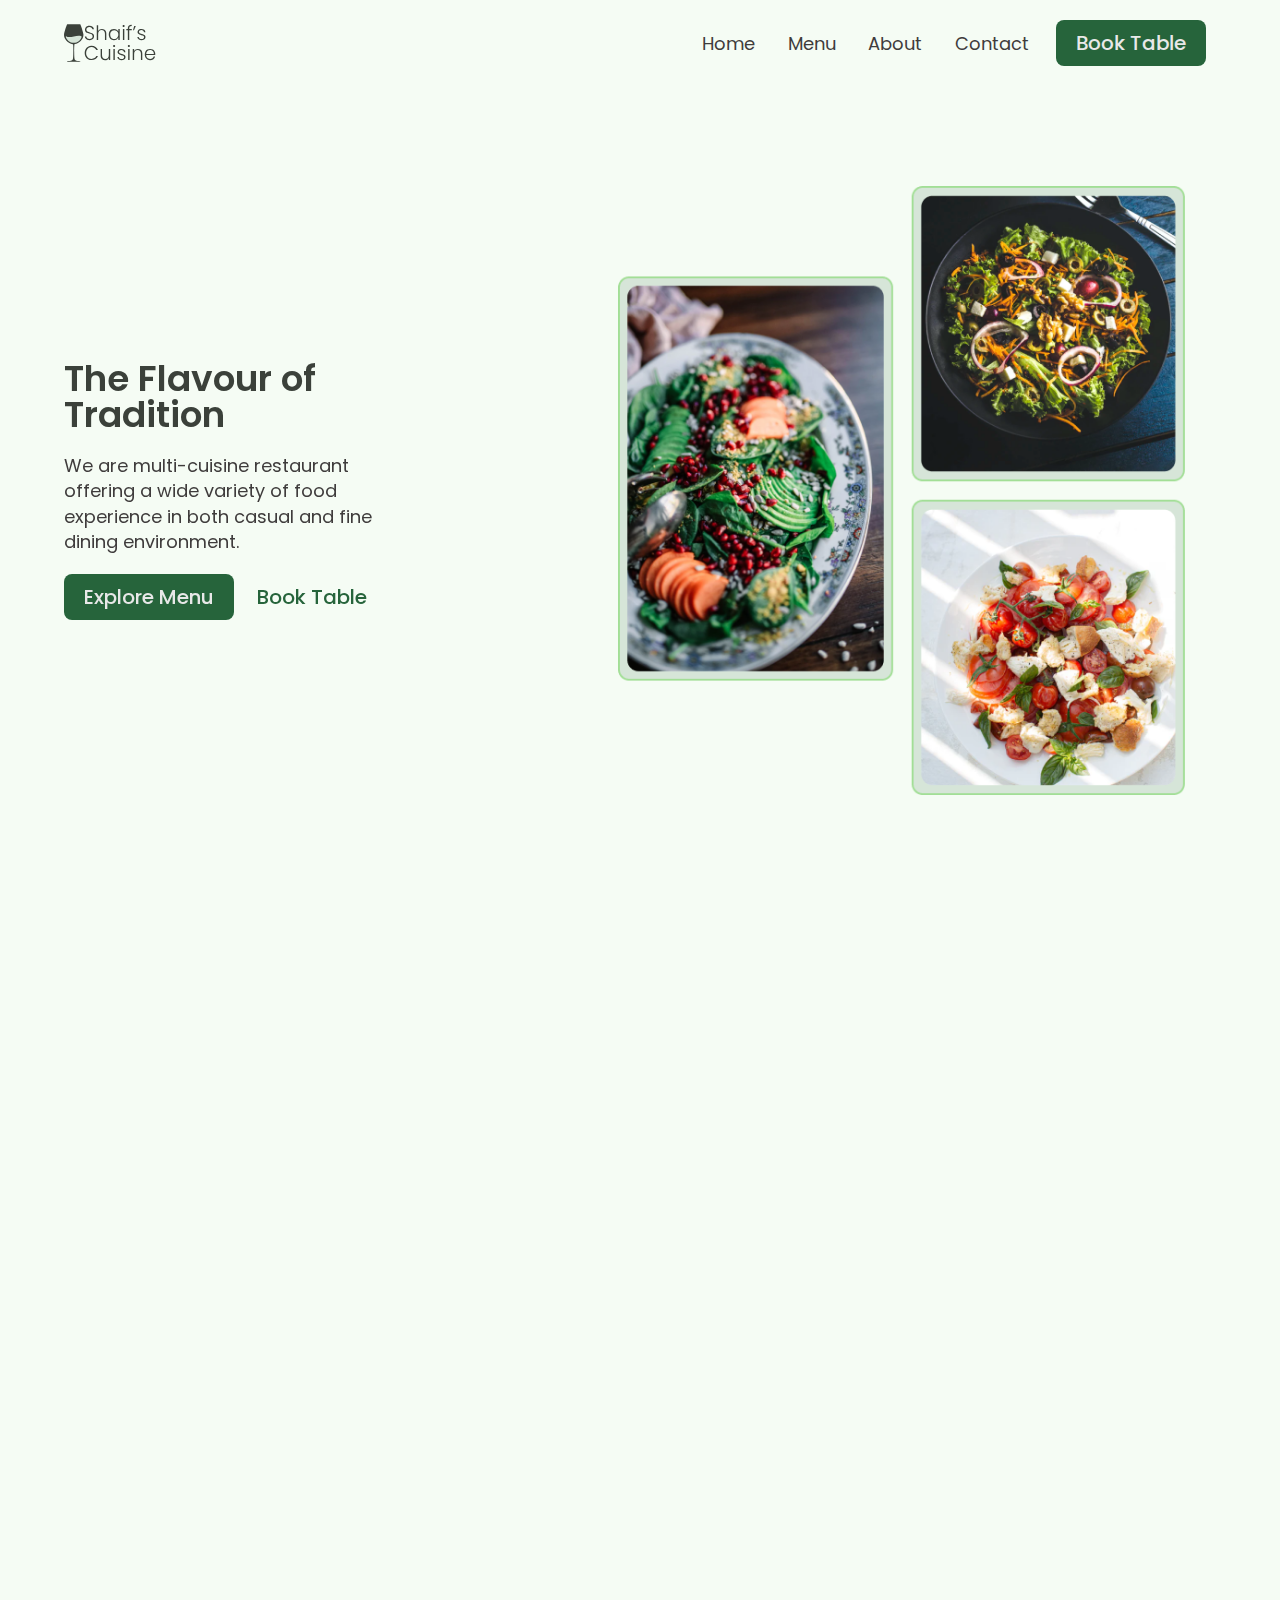
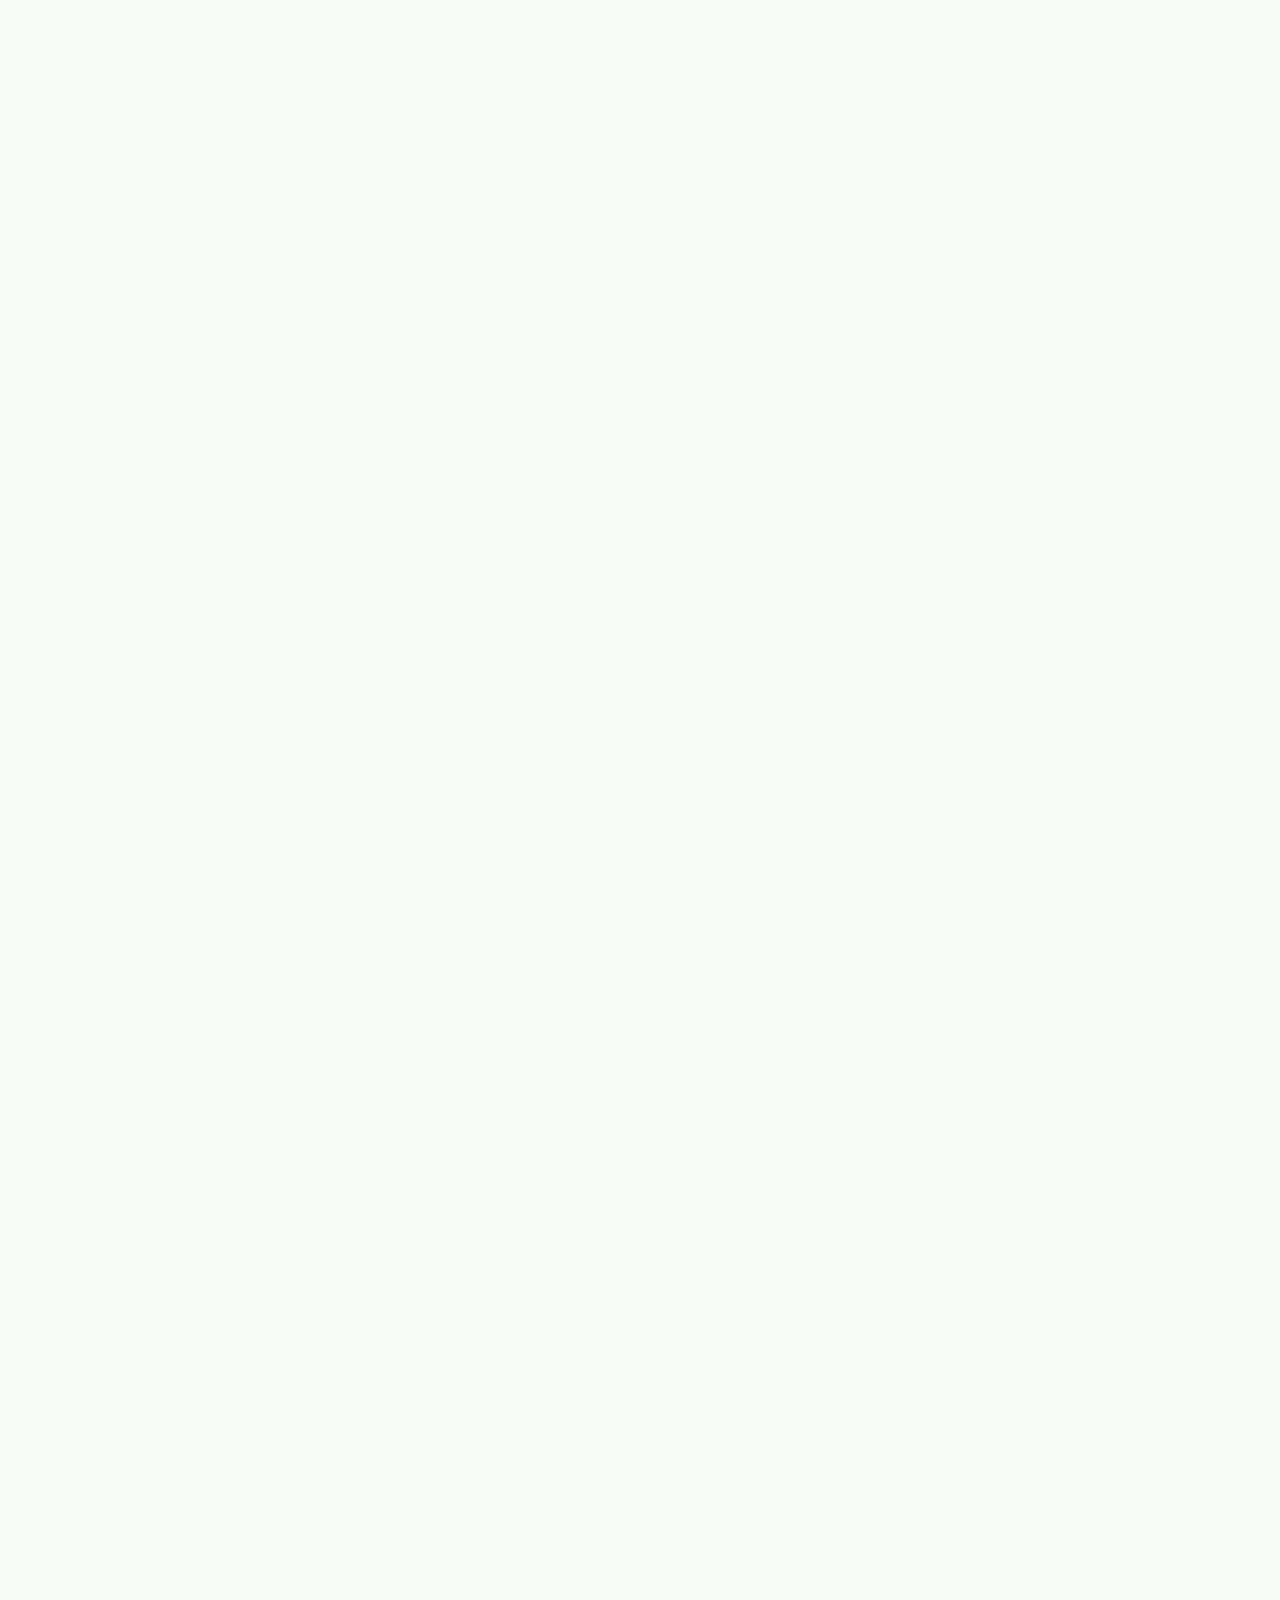
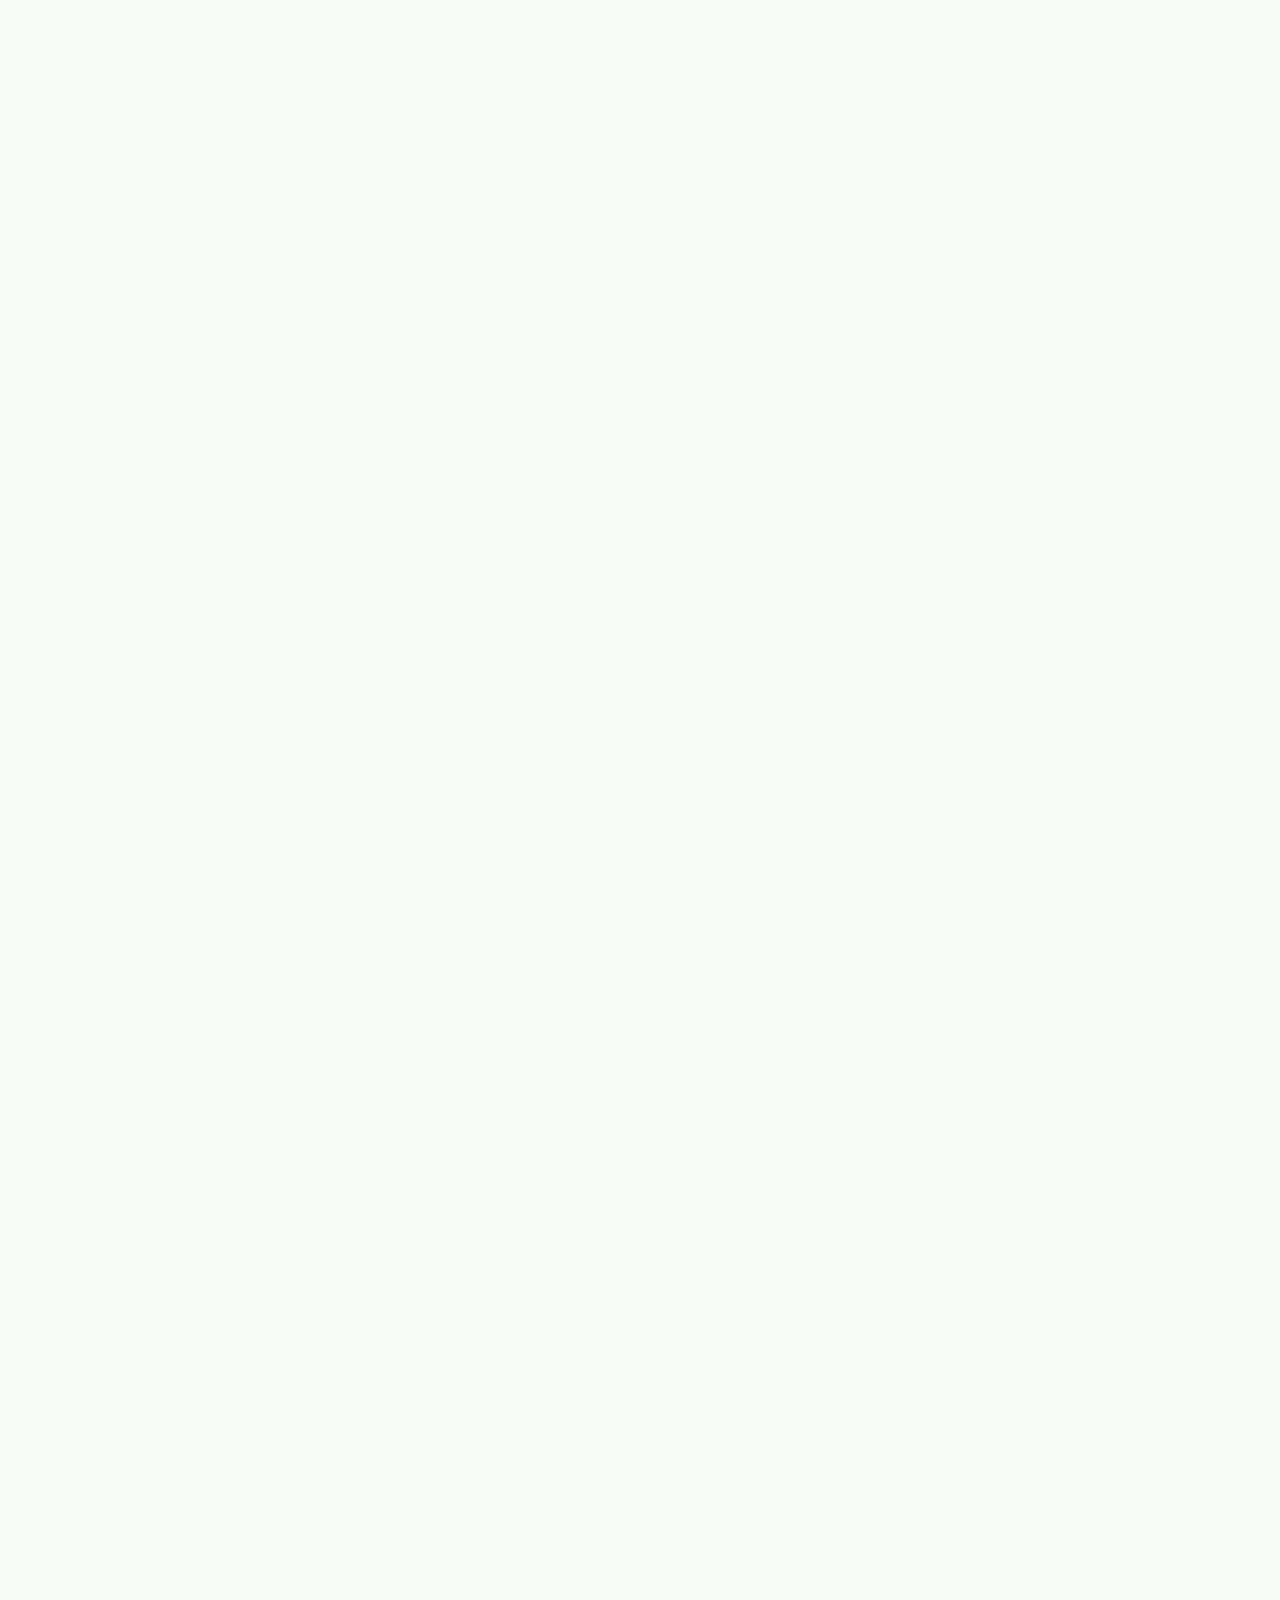
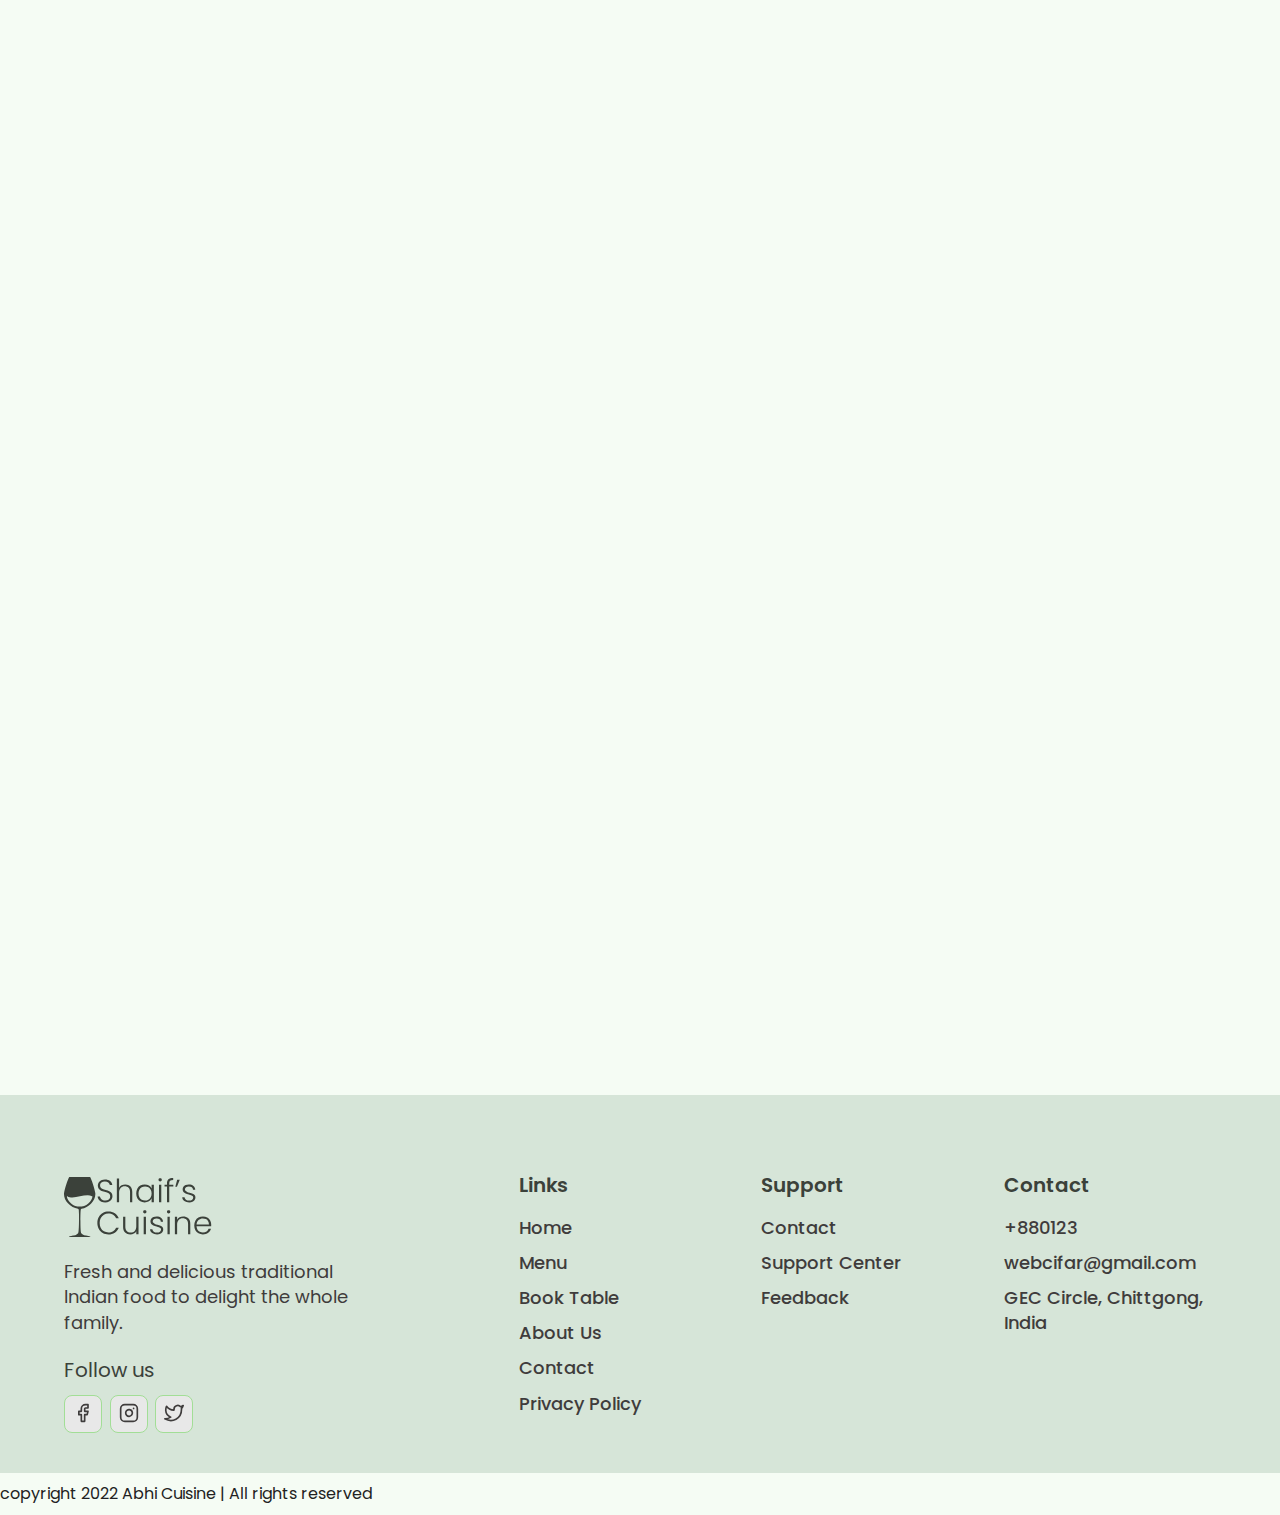
<file: index.html>
<!DOCTYPE html>
<html lang="en">
  <head>
    <meta charset="UTF-8" />
    <meta http-equiv="X-UA-Compatible" content="IE=edge" />
    <meta name="viewport" content="width=device-width, initial-scale=1.0" />
    <title>Home | Abhi Cuisine</title>
    <link rel="stylesheet" href="./reset.css" />
    <link rel="stylesheet" href="./globalStyles.css" />
    <link rel="stylesheet" href="./components.css" />
    <link rel="stylesheet" href="https://unpkg.com/aos@next/dist/aos.css" />
    <link rel="stylesheet" href="./home.css" />
  </head>
  <body>
    <!-- Nav Section -->
    <div class="nav">
      <div class="container">
        <div class="nav__wrapper">
          <a href="./index.html" class="logo">
            <img src="./images/logo.svg" alt="logo" />
          </a>
          <nav>
            <div class="nav__icon">
              <svg
                xmlns="http://www.w3.org/2000/svg"
                width="24"
                height="24"
                viewBox="0 0 24 24"
                fill="none"
                stroke="currentColor"
                stroke-width="2"
                stroke-linecap="round"
                stroke-linejoin="round"
              >
                <line x1="3" y1="12" x2="21" y2="12" />
                <line x1="3" y1="6" x2="21" y2="6" />
                <line x1="3" y1="18" x2="21" y2="18" />
              </svg>
            </div>
            <div class="nav__bgOverlay"></div>
            <ul class="nav__list">
              <div class="nav__close">
                <svg
                  xmlns="http://www.w3.org/2000/svg"
                  width="24"
                  height="24"
                  viewBox="0 0 24 24"
                  fill="none"
                  stroke="currentColor"
                  stroke-width="2"
                  stroke-linecap="round"
                  stroke-linejoin="round"
                >
                  <line x1="18" y1="6" x2="6" y2="18" />
                  <line x1="6" y1="6" x2="18" y2="18" />
                </svg>
              </div>
              <div class="nav__list__wrapper">
                <li><a href="./index.html" class="nav__link">Home</a></li>
                <li><a href="./menu.html" class="nav__link">Menu</a></li>
                <li><a href="./about.html" class="nav__link">About</a></li>
                <li>
                  <a href="./contact.html" class="nav__link">Contact</a>
                </li>
                <li>
                  <a href="./booking.html" class="btn primary-btn"
                    >Book Table</a
                  >
                </li>
              </div>
            </ul>
          </nav>
        </div>
      </div>
    </div>

    <!-- End of Nav -->
    <!-- Hero Section -->

    <section id="" hero>
      <div class="container">
        <div class="hero__wrapper">
          <div class="hero__left" data-aos="fade-left">
            <div class="hero__left__wrapper">
              <h1 class="hero__heading">The Flavour of Tradition</h1>
              <p class="hero__info">
                We are multi-cuisine restaurant offering a wide variety of food
                experience in both casual and fine dining environment.
              </p>
              <div class="button__wrapper">
                <a href="#" class="btn primary-btn">Explore Menu</a>
                <a href="#" class="btn">Book Table</a>
              </div>
            </div>
          </div>
          <div class="hero__right" data-aos="fade-right">
            <div class="hero__imgWrapper">
              <img src="./images/heroImg.png" alt="food img" />
            </div>
          </div>
        </div>
      </div>
    </section>

    <!-- End Hero Section -->

    <!--Store Info  Section -->

    <section id="storeInfo" data-aos="fade-up">
      <div class="container">
        <div class="storeInfo__wrapper">
          <div class="storeInfo__item">
            <div class="storeInfo__icon">
              <img src="./images/wall-clock-icon.svg" alt="" />
            </div>
            <h3 class="storeInfo__title">10AM - 7PM</h3>
            <p class="storeInfo__text">Opening Hour</p>
          </div>
          <div class="storeInfo__item">
            <div class="storeInfo__icon">
              <img src="./images/address-icon.svg" alt="" />
            </div>
            <h3 class="storeInfo__title">GEC, Chittgong</h3>
            <p class="storeInfo__text">Address</p>
          </div>
          <div class="storeInfo__item">
            <div class="storeInfo__icon">
              <img src="./images/phone-icon.svg" alt="" />
            </div>
            <h3 class="storeInfo__title">+1948012</h3>
            <p class="storeInfo__text">Call Now</p>
          </div>
        </div>
      </div>
    </section>

    <!-- End Store Info Section -->

    <!-- Our Special Section -->
    <section id="ourSpecials" data-aos="fade-up">
      <div class="container">
        <div class="ourSpecials__wrapper">
          <div class="ourSpecials__left">
            <div class="ourSpecials__item">
              <div class="ourSpecials__item__img">
                <img src="./images/food-3.png" alt="food img" />
              </div>
              <h2 class="ourSpecials__item__title">Sweet Potato Fries Bowl</h2>
              <h3 class="ourSpecials__item__price">$18</h3>
              <div class="ourSpecials__item__stars">
                <img src="./images/3star.png" alt="3 Stars" />
              </div>
              <p class="ourSpecials__item__text">
                These Sweet Potato Fries bowl are a glorious, messy plate of
                goodness. Crispy sweet potato fries loaded with lots of fresh
                summer vegetables and a lime ranch. By adding a seasoning blend
                with chipotle powder, garlic, and onion.
              </p>
            </div>
            <div class="ourSpecials__item">
              <div class="ourSpecials__item__img">
                <img src="./images/food-3.png" alt="food img" />
              </div>
              <h2 class="ourSpecials__item__title">Ellen Vegan Salad Bowl</h2>
              <h3 class="ourSpecials__item__price">$18</h3>
              <div class="ourSpecials__item__stars">
                <img src="./images/3star.png" alt="3 Stars" />
              </div>
              <p class="ourSpecials__item__text">
                Vegan salad bowl are immensely satisfying with any combination
                of whole grains, pulses, noodles, raw or cooked fruits, and
                veggies all topped off with a delicious sauce or dressing – each
                bite is an explosion of flavors and textures.
              </p>
            </div>
          </div>
          <div class="ourSpecials__right">
            <h2 class="ourSpecials__title">Our Specials</h2>
            <p class="ourSpecials__text">
              All of our food is prepared daily at our restaurants to ensure the
              highest quality, freshest meals are delivered to our customers
            </p>
            <a href="./booking.html" class="btn primary-btn">Book Table</a>
          </div>
        </div>
      </div>
    </section>

    <!-- End Our Special Section  -->

    <!-- Top Dishes -->

    <section id="dishGrid" data-aos="fade-up">
      <div class="container">
        <h2 class="dishGrid__title">Top Dishes</h2>
        <div class="dishGrid__wrapper">
          <div class="dishGrid__item">
            <div class="dishGrid__item__img">
              <img src="./images/food-1.png" alt="food img" />
            </div>
            <div class="dishGrid__item__info">
              <h3 class="dishGrid__item__title">Vegan Salad Bowl</h3>
              <h3 class="dishGrid__item__price">$12</h3>
              <div class="dishGrid__item__stars">
                <img src="./images/3star.png" alt="Stars Img" />
              </div>
            </div>
          </div>
          <div class="dishGrid__item">
            <div class="dishGrid__item__img">
              <img src="./images/food-2.png" alt="food img" />
            </div>
            <div class="dishGrid__item__info">
              <h3 class="dishGrid__item__title">Vegan Pesto Zoodles</h3>
              <h3 class="dishGrid__item__price">$12</h3>
              <div class="dishGrid__item__stars">
                <img src="./images/3star.png" alt="Stars Img" />
              </div>
            </div>
          </div>
          <div class="dishGrid__item">
            <div class="dishGrid__item__img">
              <img src="./images/food-7.png" alt="food img" />
            </div>
            <div class="dishGrid__item__info">
              <h3 class="dishGrid__item__title">Hot Green Bowl</h3>
              <h3 class="dishGrid__item__price">$12</h3>
              <div class="dishGrid__item__stars">
                <img src="./images/3star.png" alt="Stars Img" />
              </div>
            </div>
          </div>
        </div>
      </div>
    </section>

    <!-- End Top Dishes -->

    <!-- Discount Section -->
    <section id="discount" data-aos="fade-up">
      <div class="container">
        <div class="discount__wrapper">
          <div class="discount__images">
            <div class="discount__img1">
              <img src="./images/food-5.png" alt="Food Img" />
            </div>
            <div class="discount__img2">
              <img src="./images/food-4.png" alt="Food Img" />
            </div>
            <div class="discount__img3">
              <img src="./images/food-3.png" alt="Food Img" />
            </div>
          </div>
          <div class="discount__info">
            <h3 class="discount__text">20%</h3>
            <h3 class="discount__title">Demo Dish For Discount</h3>
            <h3 class="discount__price">
              <span class="discount__oldPrice">$45</span>
              <span class="discount__newPrice">$35</span>
            </h3>
            <div class="discount__stars">
              <img src="./images/3star.png" alt="Stars Img" />
            </div>
            <a href="./booking.html" class="btn primary-btn">Book Table</a>
          </div>
        </div>
      </div>
    </section>

    <!-- End Discount Section -->

    <!-- Events Media -->

    <section id="eventsMedia" data-aos="fade-up">
      <div class="container">
        <div class="eventsMedia__wrapper">
          <div class="eventsMedia__1">
            <img src="./images/eventsMedia1.png" alt="Events" />
            <a href="#" class="eventsMedia__1__playButton">
              <img src="./images/playIcon.svg" alt="play button" />
            </a>
          </div>
          <div class="eventsMedia__2">
            <img src="./images/eventsMedia2.png" alt="Events" />
          </div>
        </div>
      </div>
    </section>

    <!-- End Events Media -->

    <!-- Events Info Section -->

    <section id="eventsInfo" data-aos="fade-up">
      <div class="container">
        <div class="eventsInfo__wrapper">
          <div class="eventsInfo__left">
            <div class="eventsInfo__item">
              <div class="eventsInfo__item__img">
                <img src="./images/event-corporate.png" alt="events" />
              </div>
              <div class="eventsInfo__item__info">
                <h2 class="eventsInfo__item__title">Corporate Events</h2>
                <p class="eventsInfo__item__text">
                  Shaif's Cuisine is the perfect venue for your corporate
                  events. We specialize in private parties.
                </p>
              </div>
            </div>
            <div class="eventsInfo__item">
              <div class="eventsInfo__item__img">
                <img src="./images/event-weedings.png" alt="events" />
              </div>
              <div class="eventsInfo__item__info">
                <h2 class="eventsInfo__item__title">Weddings</h2>
                <p class="eventsInfo__item__text">
                  Shaif's Cuisine offers an intimately unique wedding experience
                  set in a spectacular setting that is sophisticated and
                  comfortable
                </p>
              </div>
            </div>
          </div>
          <div class="eventsInfo__right">
            <h2 class="eventsInfo__title">Book For Events</h2>
            <p class="eventsInfo__text">
              Book your private event or corporate function at Shaif's cuisine
              to experience a truly unique experience.
            </p>
            <a href="./contact.html" class="btn primary-btn">Contact Now</a>
          </div>
        </div>
      </div>
    </section>

    <!-- End Events Info Section -->

    <!-- Why Us Section -->

    <section id="whyUs">
      <div class="container">
        <div class="whyUs__wrapper">
          <div class="whyUs__left" data-aos="fade-right">
            <h2 class="whyUs__title">Why Choose Our Food</h2>
            <p class="whyUs__text">
              Quality of Service, Food, Ambiance, and Value of Money are the
              primary elements for choosing a restaurant. Shaif's Cuisine is one
              of the most exquisite fine-dinning restaurant in Chittagong cities
              with a captivating view of GEC Hills, perfect ambiance, and
              scrumptious food
            </p>
          </div>
          <div class="whyUs__right" data-aos="fade-left">
            <div class="whyUs__item__wrapper">
              <div class="whyUs__item">
                <div class="whyUs__item__icon">
                  <img src="./images/whyUs-icon1.svg" alt="Quality Food" />
                </div>
                <p class="whyUs__item__text">Quality Food</p>
              </div>
              <div class="whyUs__item">
                <div class="whyUs__item__icon">
                  <img src="./images/whyUs-icon2.svg" alt="Classical taste" />
                </div>
                <p class="whyUs__item__text">Classical taste</p>
              </div>
              <div class="whyUs__item">
                <div class="whyUs__item__icon">
                  <img src="./images/whyUs-icon3.svg" alt="Skilled chef" />
                </div>
                <p class="whyUs__item__text">Skilled chef</p>
              </div>
              <div class="whyUs__item">
                <div class="whyUs__item__icon">
                  <img src="./images/whyUs-icon4.svg" alt="Best service" />
                </div>
                <p class="whyUs__item__text">Best service</p>
              </div>
            </div>
          </div>
        </div>
      </div>
    </section>

    <!-- End Why Us Section -->

    <!-- Testimonial Section -->

    <section id="testimonial" data-aos="fade-up">
      <div class="container">
        <div class="testimonial__wrapper">
          <h2 class="testimonial__title">What Our Customers Say</h2>

          <div class="testimonial__items__wrapper">
            <div class="testimonial__item">
              <div class="testimonial__item__img">
                <img
                  src="./images/testimonial_img1.png"
                  alt="testimonial_img1"
                />
              </div>
              <div class="testimonial__item__info">
                <h3 class="testimonial__item__name">Sayed Ahmed</h3>
                <div class="testimonial__item__stars">
                  <img src="./images/3star.png" alt="star Img" />
                </div>
                <p class="testimonial__item__text">
                  “Visited Shaif’s Cuisine with friends last Sunday. Really
                  lovely meal and very warm welcome – we would recommend this
                  lovely restaurant and will try to go back again”
                </p>
              </div>
            </div>
            <div class="testimonial__item">
              <div class="testimonial__item__img">
                <img
                  src="./images/testimonial_img1.png"
                  alt="testimonial_img1"
                />
              </div>
              <div class="testimonial__item__info">
                <h3 class="testimonial__item__name">Arfan</h3>
                <div class="testimonial__item__stars">
                  <img src="./images/3star.png" alt="star Img" />
                </div>
                <p class="testimonial__item__text">
                  "from start to finish, lovely experience. Hostess very
                  pleasant, wait staff john was wonderful and attentive, food
                  plentiful and delicious, desserts out of this world"
                </p>
              </div>
            </div>
            <div class="testimonial__item">
              <div class="testimonial__item__img">
                <img
                  src="./images/testimonial_img1.png"
                  alt="testimonial_img1"
                />
              </div>
              <div class="testimonial__item__info">
                <h3 class="testimonial__item__name">Fahim & Nishat</h3>
                <div class="testimonial__item__stars">
                  <img src="./images/3star.png" alt="star Img" />
                </div>
                <p class="testimonial__item__text">
                  “A warm and friendly welcome with fantastic customer service.
                  Always great, tasty food served piping hot- just the way we
                  love it . Would definitely recommend. We have been repeatedly
                  and it's consistently exceeded our expectations"
                </p>
              </div>
            </div>
            <div class="testimonial__item">
              <div class="testimonial__item__img">
                <img
                  src="./images/testimonial_img1.png"
                  alt="testimonial_img1"
                />
              </div>
              <div class="testimonial__item__info">
                <h3 class="testimonial__item__name">Hussain</h3>
                <div class="testimonial__item__stars">
                  <img src="./images/3star.png" alt="star Img" />
                </div>
                <p class="testimonial__item__text">
                  “I would just like to say thank you for the excellent service
                  we received in your restaurant last night. Although the place
                  was very busy we still had an excellent time and really
                  appreciated the live entertainment too!“
                </p>
              </div>
            </div>
          </div>
        </div>
      </div>
    </section>

    <!--End Testimonial Section -->

    <!-- NewsLetter Section -->

    <section id="newsletter" data-aos="fade-up">
      <div class="container">
        <div class="newsletter__wrapper">
          <div class="newsletter__info">
            <h3 class="newsletter__title">Join NewsLetter</h3>
            <p class="newsletter__text">
              Get notified with the latest news and recent offers from the
              “Shaif’s Cuisine”
            </p>
          </div>
          <div class="newsletter__form">
            <form>
              <label for="email">
                <input type="email" placeholder="Your Email Address" />
              </label>
              <button type="submit">Join</button>
            </form>
          </div>
        </div>
      </div>
    </section>

    <!-- End NewsLetter Section -->

    <!-- Footer -->
    <footer>
      <div class="container">
        <div class="footer__wrapper">
          <div class="footer__col1">
            <div class="footer__logo">
              <img src="./images/logo.svg" alt="logo" />
            </div>
            <p class="footer__des">
              Fresh and delicious traditional Indian food to delight the whole
              family.
            </p>
            <div class="footer__socials">
              <h4 class="footer__socials__title">Follow us</h4>
              <ol>
                <li>
                  <a href="#">
                    <svg
                      xmlns="http://www.w3.org/2000/svg"
                      width="24"
                      height="24"
                      viewBox="0 0 24 24"
                      fill="none"
                      stroke="currentColor"
                      stroke-width="2"
                      stroke-linecap="round"
                      stroke-linejoin="round"
                    >
                      <path
                        d="M18 2h-3a5 5 0 0 0-5 5v3H7v4h3v8h4v-8h3l1-4h-4V7a1 1 0 0 1 1-1h3z"
                      />
                    </svg>
                  </a>
                </li>
                <li>
                  <a href="#">
                    <svg
                      xmlns="http://www.w3.org/2000/svg"
                      width="24"
                      height="24"
                      viewBox="0 0 24 24"
                      fill="none"
                      stroke="currentColor"
                      stroke-width="2"
                      stroke-linecap="round"
                      stroke-linejoin="round"
                    >
                      <rect x="2" y="2" width="20" height="20" rx="5" ry="5" />
                      <path
                        d="M16 11.37A4 4 0 1 1 12.63 8 4 4 0 0 1 16 11.37z"
                      />
                      <line x1="17.5" y1="6.5" x2="17.51" y2="6.5" />
                    </svg>
                  </a>
                </li>
                <li>
                  <a href="#">
                    <svg
                      xmlns="http://www.w3.org/2000/svg"
                      width="24"
                      height="24"
                      viewBox="0 0 24 24"
                      fill="none"
                      stroke="currentColor"
                      stroke-width="2"
                      stroke-linecap="round"
                      stroke-linejoin="round"
                    >
                      <path
                        d="M23 3a10.9 10.9 0 0 1-3.14 1.53 4.48 4.48 0 0 0-7.86 3v1A10.66 10.66 0 0 1 3 4s-4 9 5 13a11.64 11.64 0 0 1-7 2c9 5 20 0 20-11.5a4.5 4.5 0 0 0-.08-.83A7.72 7.72 0 0 0 23 3z"
                      />
                    </svg>
                  </a>
                </li>
              </ol>
            </div>
          </div>
          <div class="footer__col2">
            <h3 class="footer__text__title">Links</h3>
            <ol class="footer__text">
              <li>
                <a href="./index.html">Home</a>
              </li>
              <li>
                <a href="./menu.html">Menu</a>
              </li>
              <li>
                <a href="./booking.html">Book Table</a>
              </li>
              <li>
                <a href="./about.html">About Us</a>
              </li>
              <li>
                <a href="./contact.html">Contact</a>
              </li>
              <li>
                <a href="#">Privacy Policy</a>
              </li>
            </ol>
          </div>
          <div class="footer__col3">
            <h3 class="footer__text__title">Support</h3>
            <ol class="footer__text">
              <li>
                <a href="./contact.html">Contact</a>
              </li>
              <li>
                <a href="#">Support Center</a>
              </li>
              <li>
                <a href="#">Feedback</a>
              </li>
            </ol>
          </div>
          <div class="footer__col4">
            <h3 class="footer__text__title">Contact</h3>
            <ol class="footer__text">
              <li>
                <a href="#">+880123</a>
              </li>
              <li>
                <a href="#">webcifar@gmail.com</a>
              </li>
              <li>
                <a href="#">GEC Circle, Chittgong, India</a>
              </li>
            </ol>
          </div>
        </div>
      </div>
    </footer>
    <div id="copyright">
      <dov class="container">
        <p class="copyright__text">
          copyright 2022 Abhi Cuisine | All rights reserved
        </p>
      </dov>
    </div>
    <!-- End Footer -->
    <script src="https://unpkg.com/aos@next/dist/aos.js"></script>
    <!-- custom script -->
    <script src="./main.js"></script>
  </body>
</html>
</file>
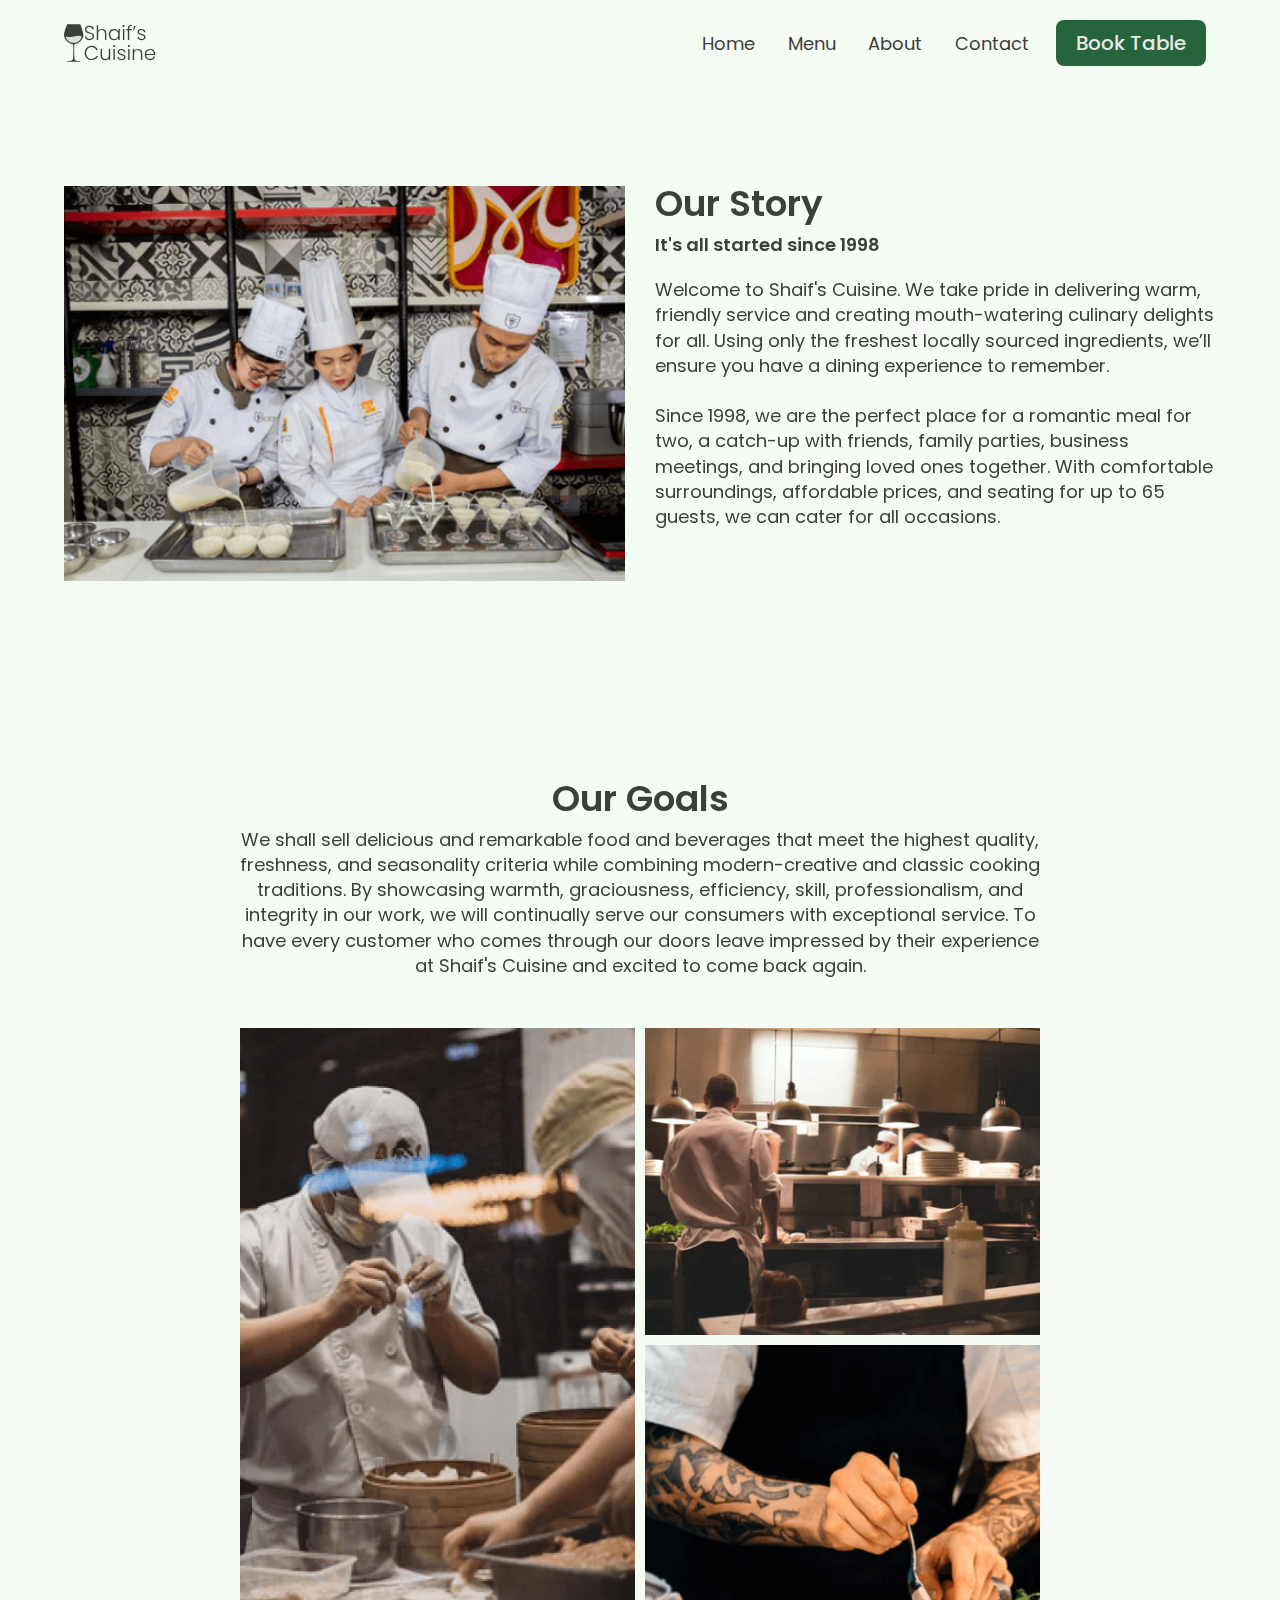
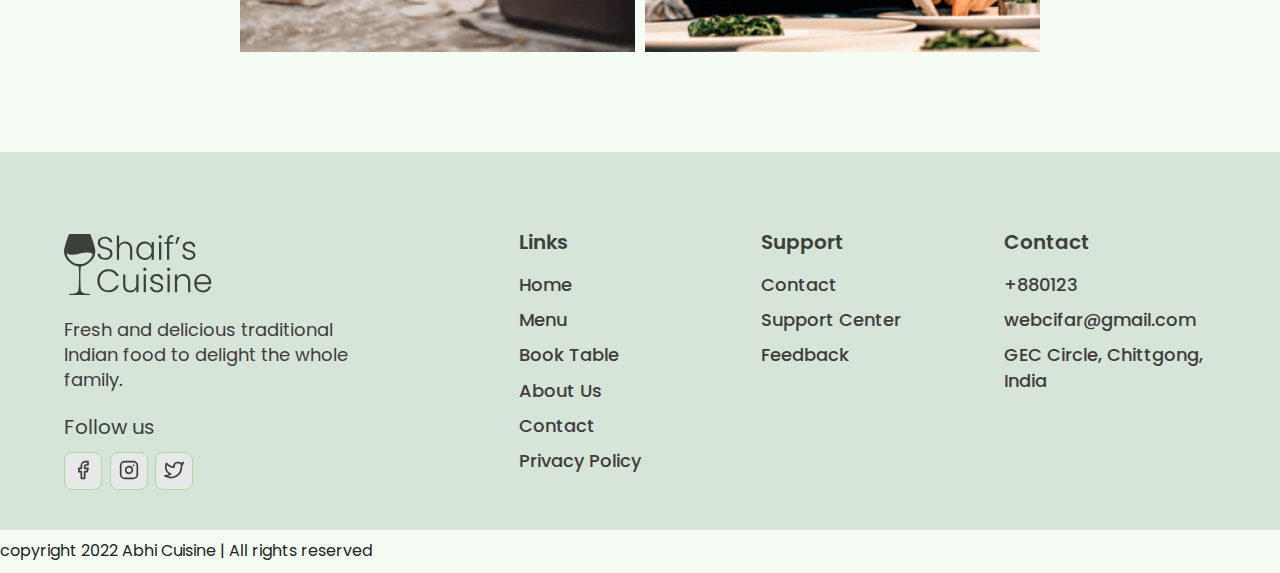
<file: about.html>
<!DOCTYPE html>
<html lang="en">
  <head>
    <meta charset="UTF-8" />
    <meta http-equiv="X-UA-Compatible" content="IE=edge" />
    <meta name="viewport" content="width=device-width, initial-scale=1.0" />
    <title>About | Abhi Cuisine</title>
    <link rel="stylesheet" href="./reset.css" />
    <link rel="stylesheet" href="./globalStyles.css" />
    <link rel="stylesheet" href="./components.css" />
    <link rel="stylesheet" href="./about.css" />
    <link rel="stylesheet" href="https://unpkg.com/aos@next/dist/aos.css" />
  </head>
  <body>
    <!-- Nav Section -->
    <div class="nav">
      <div class="container">
        <div class="nav__wrapper">
          <a href="./index.html" class="logo">
            <img src="./images/logo.svg" alt="logo" />
          </a>
          <nav>
            <div class="nav__icon">
              <svg
                xmlns="http://www.w3.org/2000/svg"
                width="24"
                height="24"
                viewBox="0 0 24 24"
                fill="none"
                stroke="currentColor"
                stroke-width="2"
                stroke-linecap="round"
                stroke-linejoin="round"
              >
                <line x1="3" y1="12" x2="21" y2="12" />
                <line x1="3" y1="6" x2="21" y2="6" />
                <line x1="3" y1="18" x2="21" y2="18" />
              </svg>
            </div>
            <div class="nav__bgOverlay"></div>
            <ul class="nav__list">
              <div class="nav__close">
                <svg
                  xmlns="http://www.w3.org/2000/svg"
                  width="24"
                  height="24"
                  viewBox="0 0 24 24"
                  fill="none"
                  stroke="currentColor"
                  stroke-width="2"
                  stroke-linecap="round"
                  stroke-linejoin="round"
                >
                  <line x1="18" y1="6" x2="6" y2="18" />
                  <line x1="6" y1="6" x2="18" y2="18" />
                </svg>
              </div>
              <div class="nav__list__wrapper">
                <li><a href="./index.html" class="nav__link">Home</a></li>
                <li><a href="./menu.html" class="nav__link">Menu</a></li>
                <li><a href="./about.html" class="nav__link">About</a></li>
                <li>
                  <a href="./contact.html" class="nav__link">Contact</a>
                </li>
                <li>
                  <a href="./booking.html" class="btn primary-btn"
                    >Book Table</a
                  >
                </li>
              </div>
            </ul>
          </nav>
        </div>
      </div>
    </div>

    <!-- End of Nav -->

    <!-- Our Story -->

    <section id="ourStory" data-aos="fade-up">
      <div class="container">
        <div class="ourStory__wrapper">
          <div class="ourStory__img">
            <img src="./images/ourStoryImg.png" alt="Story" />
          </div>
          <div class="ourStory__info">
            <h3 class="ourStory__title">Our Story</h3>
            <p class="ourStory__subtitle">It's all started since 1998</p>
            <p class="ourStory__text">
              Welcome to Shaif's Cuisine. We take pride in delivering warm,
              friendly service and creating mouth-watering culinary delights for
              all. Using only the freshest locally sourced ingredients, we’ll
              ensure you have a dining experience to remember.
              <br /><br />
              Since 1998, we are the perfect place for a romantic meal for two,
              a catch-up with friends, family parties, business meetings, and
              bringing loved ones together. With comfortable surroundings,
              affordable prices, and seating for up to 65 guests, we can cater
              for all occasions.
            </p>
          </div>
        </div>
      </div>
    </section>

    <!--End Our Story -->

    <!-- Our Goals Section -->

    <section id="ourGoals" data-aos="fade-down">
      <div class="container">
        <div class="ourGoals__info">
          <h3 class="ourGoals__title">Our Goals</h3>
          <p class="ourGoals__text">
            We shall sell delicious and remarkable food and beverages that meet
            the highest quality, freshness, and seasonality criteria while
            combining modern-creative and classic cooking traditions. By
            showcasing warmth, graciousness, efficiency, skill, professionalism,
            and integrity in our work, we will continually serve our consumers
            with exceptional service. To have every customer who comes through
            our doors leave impressed by their experience at Shaif's Cuisine and
            excited to come back again.
          </p>
        </div>
        <div class="ourGoals__img__wrapper">
          <div class="ourStory__img1">
            <img src="./images/ourGoals_img1.png" alt="Our Goals" />
          </div>
          <div class="ourStory__img2">
            <img src="./images/ourGoals_img2.png" alt="Our Goals" />
          </div>
          <div class="ourStory__img3">
            <img src="./images/ourGoals_img3.png" alt="Our Goals" />
          </div>
        </div>
      </div>
    </section>

    <!-- End Our Goals Section -->

    <!-- Footer -->
    <footer>
      <div class="container">
        <div class="footer__wrapper">
          <div class="footer__col1">
            <div class="footer__logo">
              <img src="./images/logo.svg" alt="logo" />
            </div>
            <p class="footer__des">
              Fresh and delicious traditional Indian food to delight the whole
              family.
            </p>
            <div class="footer__socials">
              <h4 class="footer__socials__title">Follow us</h4>
              <ol>
                <li>
                  <a href="#">
                    <svg
                      xmlns="http://www.w3.org/2000/svg"
                      width="24"
                      height="24"
                      viewBox="0 0 24 24"
                      fill="none"
                      stroke="currentColor"
                      stroke-width="2"
                      stroke-linecap="round"
                      stroke-linejoin="round"
                    >
                      <path
                        d="M18 2h-3a5 5 0 0 0-5 5v3H7v4h3v8h4v-8h3l1-4h-4V7a1 1 0 0 1 1-1h3z"
                      />
                    </svg>
                  </a>
                </li>
                <li>
                  <a href="#">
                    <svg
                      xmlns="http://www.w3.org/2000/svg"
                      width="24"
                      height="24"
                      viewBox="0 0 24 24"
                      fill="none"
                      stroke="currentColor"
                      stroke-width="2"
                      stroke-linecap="round"
                      stroke-linejoin="round"
                    >
                      <rect x="2" y="2" width="20" height="20" rx="5" ry="5" />
                      <path
                        d="M16 11.37A4 4 0 1 1 12.63 8 4 4 0 0 1 16 11.37z"
                      />
                      <line x1="17.5" y1="6.5" x2="17.51" y2="6.5" />
                    </svg>
                  </a>
                </li>
                <li>
                  <a href="#">
                    <svg
                      xmlns="http://www.w3.org/2000/svg"
                      width="24"
                      height="24"
                      viewBox="0 0 24 24"
                      fill="none"
                      stroke="currentColor"
                      stroke-width="2"
                      stroke-linecap="round"
                      stroke-linejoin="round"
                    >
                      <path
                        d="M23 3a10.9 10.9 0 0 1-3.14 1.53 4.48 4.48 0 0 0-7.86 3v1A10.66 10.66 0 0 1 3 4s-4 9 5 13a11.64 11.64 0 0 1-7 2c9 5 20 0 20-11.5a4.5 4.5 0 0 0-.08-.83A7.72 7.72 0 0 0 23 3z"
                      />
                    </svg>
                  </a>
                </li>
              </ol>
            </div>
          </div>
          <div class="footer__col2">
            <h3 class="footer__text__title">Links</h3>
            <ol class="footer__text">
              <li>
                <a href="./index.html">Home</a>
              </li>
              <li>
                <a href="./menu.html">Menu</a>
              </li>
              <li>
                <a href="./booking.html">Book Table</a>
              </li>
              <li>
                <a href="./about.html">About Us</a>
              </li>
              <li>
                <a href="./contact.html">Contact</a>
              </li>
              <li>
                <a href="#">Privacy Policy</a>
              </li>
            </ol>
          </div>
          <div class="footer__col3">
            <h3 class="footer__text__title">Support</h3>
            <ol class="footer__text">
              <li>
                <a href="./contact.html">Contact</a>
              </li>
              <li>
                <a href="#">Support Center</a>
              </li>
              <li>
                <a href="#">Feedback</a>
              </li>
            </ol>
          </div>
          <div class="footer__col4">
            <h3 class="footer__text__title">Contact</h3>
            <ol class="footer__text">
              <li>
                <a href="#">+880123</a>
              </li>
              <li>
                <a href="#">webcifar@gmail.com</a>
              </li>
              <li>
                <a href="#">GEC Circle, Chittgong, India</a>
              </li>
            </ol>
          </div>
        </div>
      </div>
    </footer>
    <div id="copyright">
      <dov class="container">
        <p class="copyright__text">
          copyright 2022 Abhi Cuisine | All rights reserved
        </p>
      </dov>
    </div>
    <!-- End Footer -->
    <script src="https://unpkg.com/aos@next/dist/aos.js"></script>
    <!-- custom script -->
    <script src="./main.js"></script>
  </body>
</html>
</file>
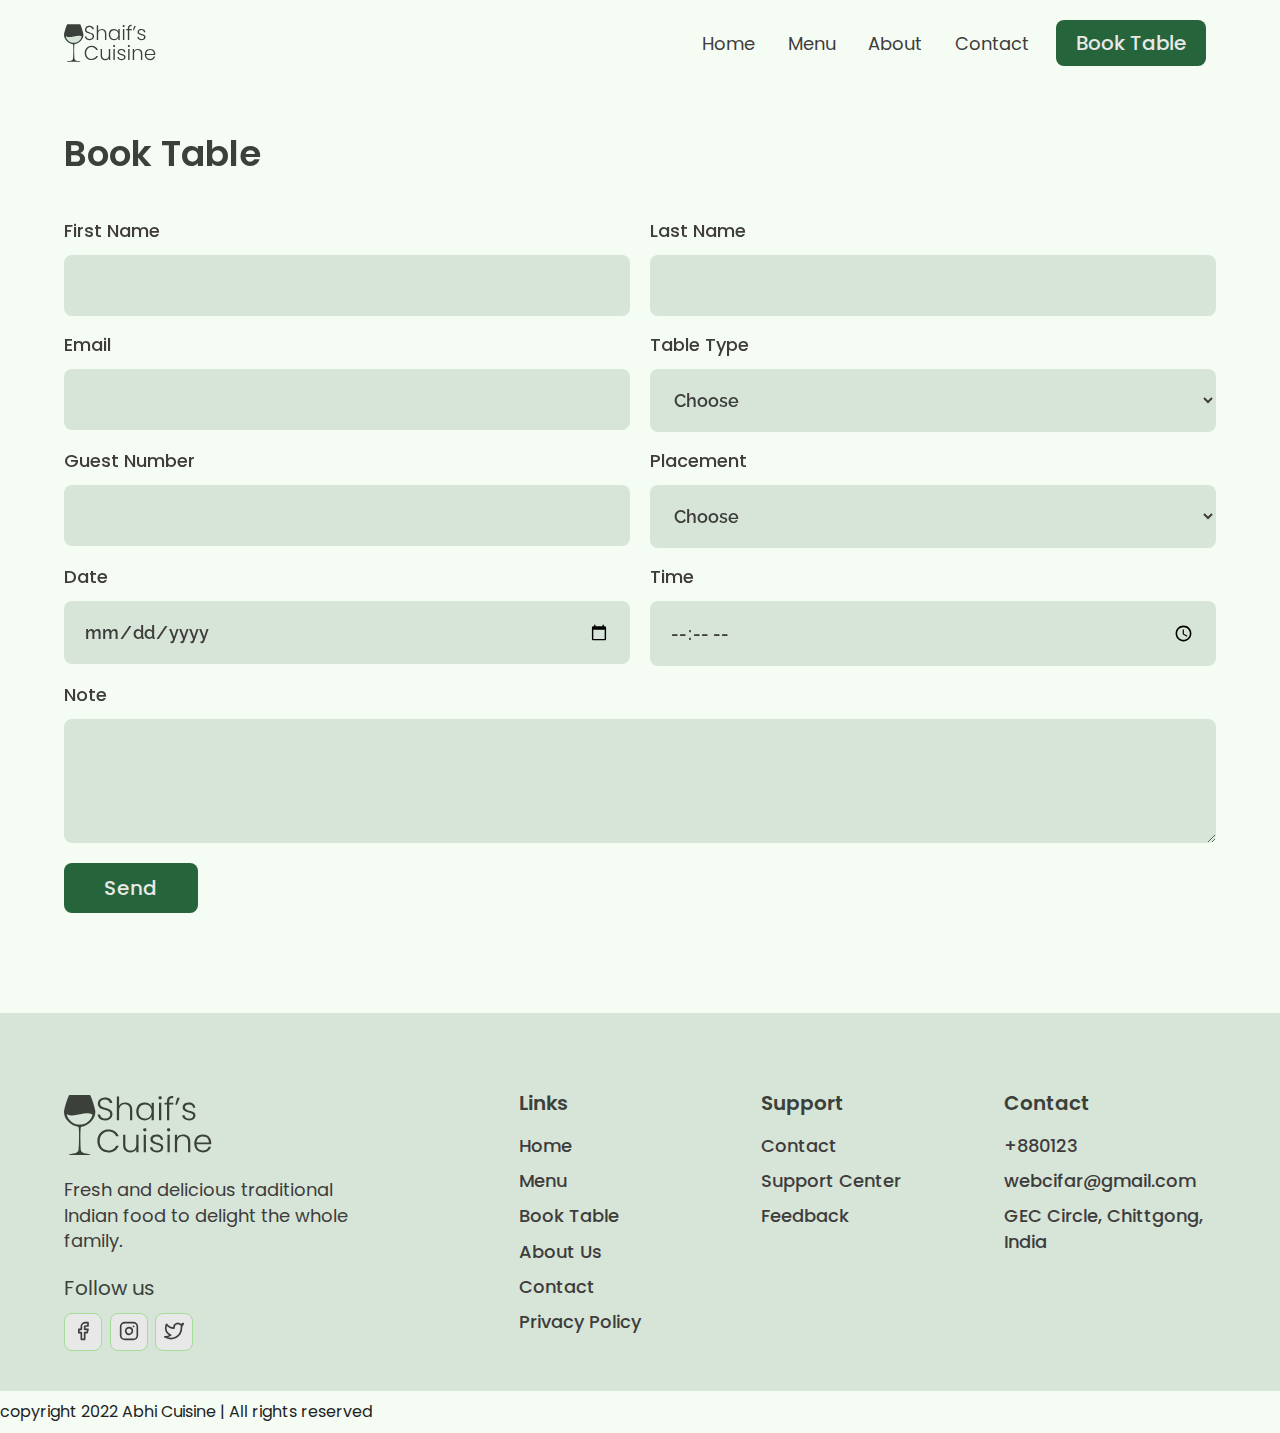
<file: booking.html>
<!DOCTYPE html>
<html lang="en">
  <head>
    <meta charset="UTF-8" />
    <meta http-equiv="X-UA-Compatible" content="IE=edge" />
    <meta name="viewport" content="width=device-width, initial-scale=1.0" />
    <title>Booking | Abhi Cuisine</title>
    <link rel="stylesheet" href="./reset.css" />
    <link rel="stylesheet" href="./globalStyles.css" />
    <link rel="stylesheet" href="./components.css" />
    <link rel="stylesheet" href="https://unpkg.com/aos@next/dist/aos.css" />
  </head>
  <body>
    <!-- Nav Section -->
    <div class="nav">
      <div class="container">
        <div class="nav__wrapper">
          <a href="./index.html" class="logo">
            <img src="./images/logo.svg" alt="logo" />
          </a>
          <nav>
            <div class="nav__icon">
              <svg
                xmlns="http://www.w3.org/2000/svg"
                width="24"
                height="24"
                viewBox="0 0 24 24"
                fill="none"
                stroke="currentColor"
                stroke-width="2"
                stroke-linecap="round"
                stroke-linejoin="round"
              >
                <line x1="3" y1="12" x2="21" y2="12" />
                <line x1="3" y1="6" x2="21" y2="6" />
                <line x1="3" y1="18" x2="21" y2="18" />
              </svg>
            </div>
            <div class="nav__bgOverlay"></div>
            <ul class="nav__list">
              <div class="nav__close">
                <svg
                  xmlns="http://www.w3.org/2000/svg"
                  width="24"
                  height="24"
                  viewBox="0 0 24 24"
                  fill="none"
                  stroke="currentColor"
                  stroke-width="2"
                  stroke-linecap="round"
                  stroke-linejoin="round"
                >
                  <line x1="18" y1="6" x2="6" y2="18" />
                  <line x1="6" y1="6" x2="18" y2="18" />
                </svg>
              </div>
              <div class="nav__list__wrapper">
                <li><a href="./index.html" class="nav__link">Home</a></li>
                <li><a href="./menu.html" class="nav__link">Menu</a></li>
                <li><a href="./about.html" class="nav__link">About</a></li>
                <li>
                  <a href="./contact.html" class="nav__link">Contact</a>
                </li>
                <li>
                  <a href="./booking.html" class="btn primary-btn"
                    >Book Table</a
                  >
                </li>
              </div>
            </ul>
          </nav>
        </div>
      </div>
    </div>

    <!-- End of Nav -->

    <!-- Booking Section -->

    <section id="form" data-aos="fade-up">
      <div class="container">
        <h3 class="form__title">Book Table</h3>
        <div class="form__wrapper">
          <form>
            <div class="form__group">
              <label for="firstName">First Name</label>
              <input type="text" id="firstName" name="first_name" required />
            </div>
            <div class="form__group">
              <label for="lastName">Last Name</label>
              <input type="text" id="lastName" name="last_name" required />
            </div>
            <div class="form__group">
              <label for="email">Email</label>
              <input type="text" id="email" name="email" required />
            </div>
            <div class="form__group">
              <label for="tableType">Table Type</label>
              <select name="table_type" id="table_type" required>
                <option selected disabled>Choose</option>
                <option value="small">Small (2 persons)</option>
                <option value="medium">Medium (4 persons)</option>
                <option value="large">Large (6 persons)</option>
              </select>
            </div>
            <div class="form__group">
              <label for="guestNumber">Guest Number</label>
              <input
                type="number"
                id="guestNumber"
                name="guestNumber"
                min="1"
                max="10"
                required
              />
            </div>
            <div class="form__group">
              <label for="placement">Placement</label>
              <select name="placement" id="placement" required>
                <option selected disabled>Choose</option>
                <option value="outdoor">Outdoor</option>
                <option value="indoor">Indoor</option>
                <option value="rooftop">Rooftop</option>
              </select>
            </div>
            <div class="form__group">
              <label for="date">Date</label>
              <input type="date" id="date" name="date" required />
            </div>
            <div class="form__group">
              <label for="time">Time</label>
              <input type="time" id="time" name="time" required />
            </div>
            <div class="form__group form__group__full">
              <label for="note">Note</label>
              <textarea name="note" id="note" rows="4" required></textarea>
            </div>
            <button type="submit" class="btn primary-btn">Send</button>
          </form>
        </div>
      </div>
    </section>

    <!-- Booking Section -->

    <!-- Footer -->
    <footer>
      <div class="container">
        <div class="footer__wrapper">
          <div class="footer__col1">
            <div class="footer__logo">
              <img src="./images/logo.svg" alt="logo" />
            </div>
            <p class="footer__des">
              Fresh and delicious traditional Indian food to delight the whole
              family.
            </p>
            <div class="footer__socials">
              <h4 class="footer__socials__title">Follow us</h4>
              <ol>
                <li>
                  <a href="#">
                    <svg
                      xmlns="http://www.w3.org/2000/svg"
                      width="24"
                      height="24"
                      viewBox="0 0 24 24"
                      fill="none"
                      stroke="currentColor"
                      stroke-width="2"
                      stroke-linecap="round"
                      stroke-linejoin="round"
                    >
                      <path
                        d="M18 2h-3a5 5 0 0 0-5 5v3H7v4h3v8h4v-8h3l1-4h-4V7a1 1 0 0 1 1-1h3z"
                      />
                    </svg>
                  </a>
                </li>
                <li>
                  <a href="#">
                    <svg
                      xmlns="http://www.w3.org/2000/svg"
                      width="24"
                      height="24"
                      viewBox="0 0 24 24"
                      fill="none"
                      stroke="currentColor"
                      stroke-width="2"
                      stroke-linecap="round"
                      stroke-linejoin="round"
                    >
                      <rect x="2" y="2" width="20" height="20" rx="5" ry="5" />
                      <path
                        d="M16 11.37A4 4 0 1 1 12.63 8 4 4 0 0 1 16 11.37z"
                      />
                      <line x1="17.5" y1="6.5" x2="17.51" y2="6.5" />
                    </svg>
                  </a>
                </li>
                <li>
                  <a href="#">
                    <svg
                      xmlns="http://www.w3.org/2000/svg"
                      width="24"
                      height="24"
                      viewBox="0 0 24 24"
                      fill="none"
                      stroke="currentColor"
                      stroke-width="2"
                      stroke-linecap="round"
                      stroke-linejoin="round"
                    >
                      <path
                        d="M23 3a10.9 10.9 0 0 1-3.14 1.53 4.48 4.48 0 0 0-7.86 3v1A10.66 10.66 0 0 1 3 4s-4 9 5 13a11.64 11.64 0 0 1-7 2c9 5 20 0 20-11.5a4.5 4.5 0 0 0-.08-.83A7.72 7.72 0 0 0 23 3z"
                      />
                    </svg>
                  </a>
                </li>
              </ol>
            </div>
          </div>
          <div class="footer__col2">
            <h3 class="footer__text__title">Links</h3>
            <ol class="footer__text">
              <li>
                <a href="./index.html">Home</a>
              </li>
              <li>
                <a href="./menu.html">Menu</a>
              </li>
              <li>
                <a href="./booking.html">Book Table</a>
              </li>
              <li>
                <a href="./about.html">About Us</a>
              </li>
              <li>
                <a href="./contact.html">Contact</a>
              </li>
              <li>
                <a href="#">Privacy Policy</a>
              </li>
            </ol>
          </div>
          <div class="footer__col3">
            <h3 class="footer__text__title">Support</h3>
            <ol class="footer__text">
              <li>
                <a href="./contact.html">Contact</a>
              </li>
              <li>
                <a href="#">Support Center</a>
              </li>
              <li>
                <a href="#">Feedback</a>
              </li>
            </ol>
          </div>
          <div class="footer__col4">
            <h3 class="footer__text__title">Contact</h3>
            <ol class="footer__text">
              <li>
                <a href="#">+880123</a>
              </li>
              <li>
                <a href="#">webcifar@gmail.com</a>
              </li>
              <li>
                <a href="#">GEC Circle, Chittgong, India</a>
              </li>
            </ol>
          </div>
        </div>
      </div>
    </footer>
    <div id="copyright">
      <dov class="container">
        <p class="copyright__text">
          copyright 2022 Abhi Cuisine | All rights reserved
        </p>
      </dov>
    </div>
    <!-- End Footer -->
    <script src="https://unpkg.com/aos@next/dist/aos.js"></script>
    <!-- custom script -->
    <script src="./main.js"></script>
  </body>
</html>
</file>
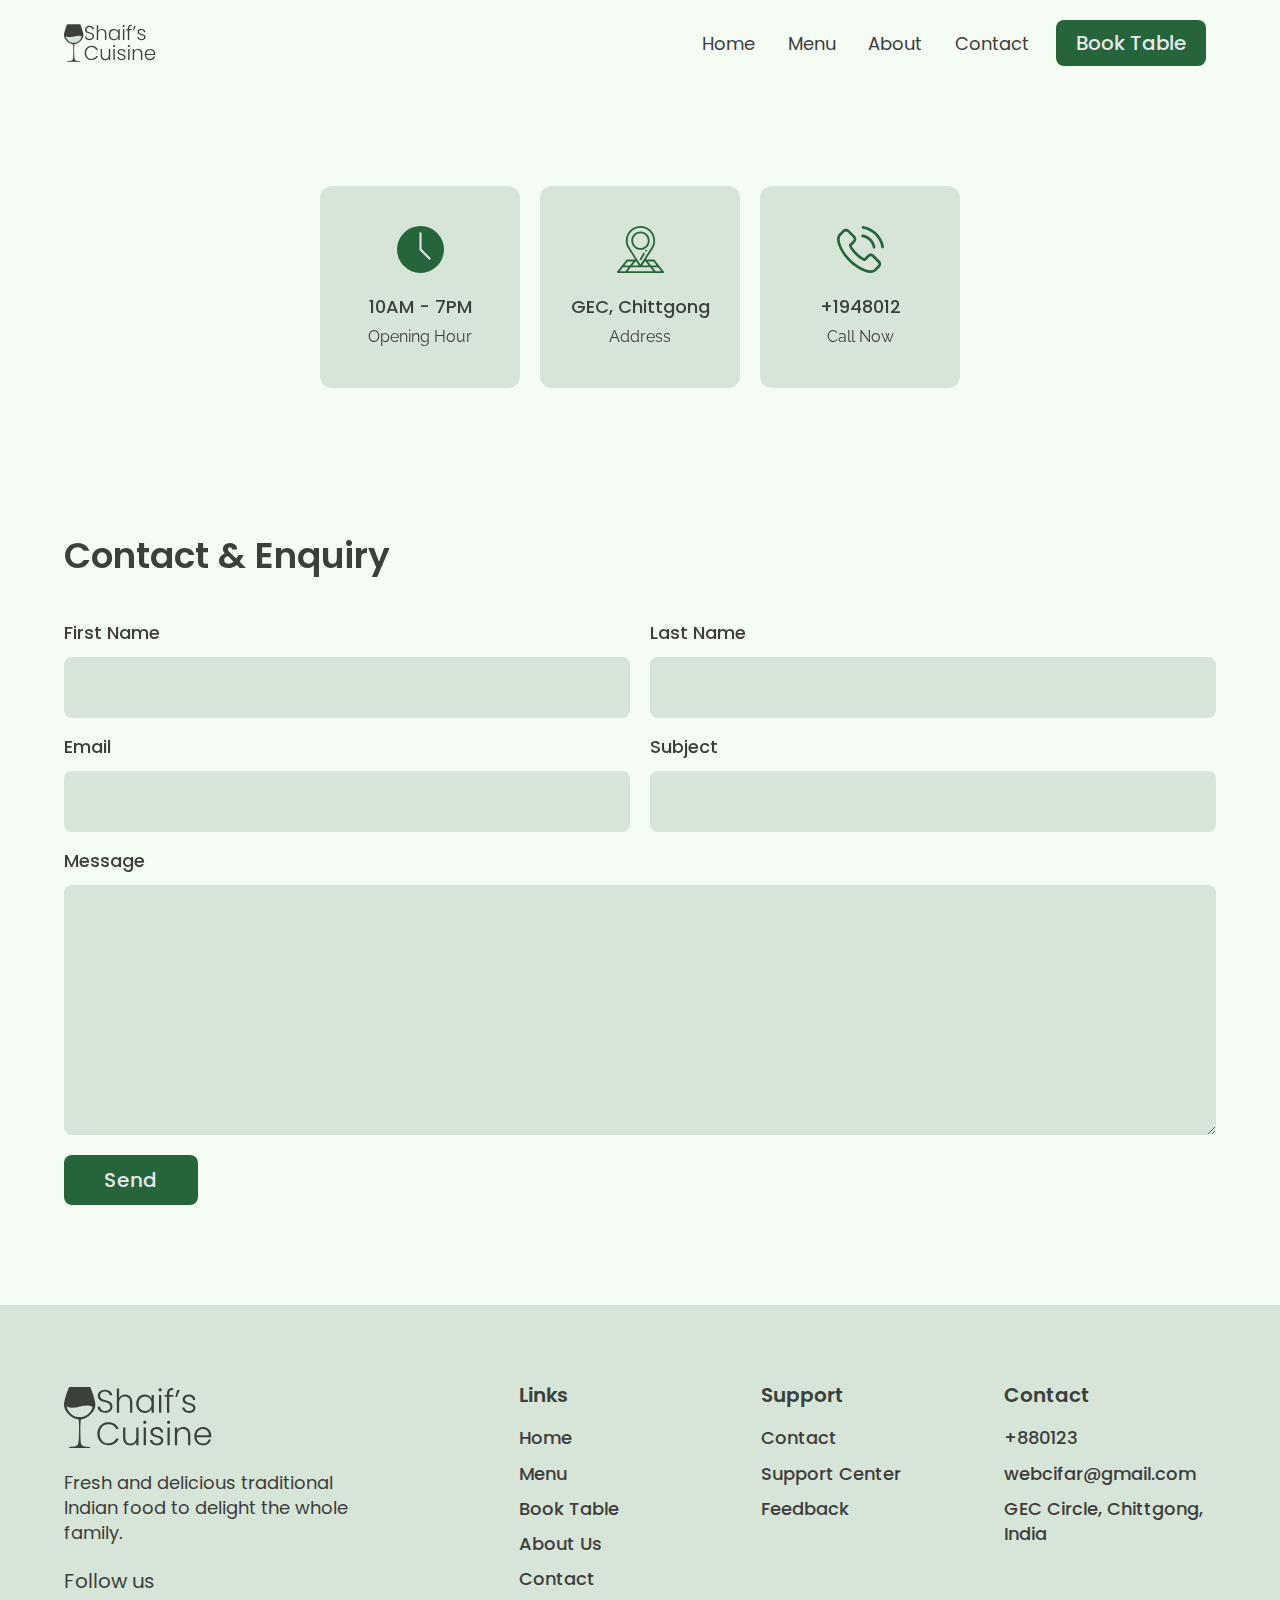
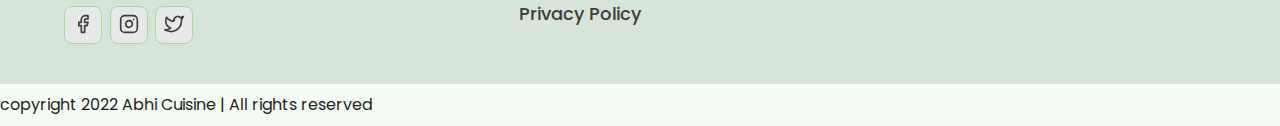
<file: contact.html>
<!DOCTYPE html>
<html lang="en">
  <head>
    <meta charset="UTF-8" />
    <meta http-equiv="X-UA-Compatible" content="IE=edge" />
    <meta name="viewport" content="width=device-width, initial-scale=1.0" />
    <title>Contact | Abhi Cuisine</title>
    <link rel="stylesheet" href="./reset.css" />
    <link rel="stylesheet" href="./globalStyles.css" />
    <link rel="stylesheet" href="./components.css" />
    <link rel="stylesheet" href="https://unpkg.com/aos@next/dist/aos.css" />
  </head>
  <body>
    <!-- Nav Section -->
    <div class="nav">
      <div class="container">
        <div class="nav__wrapper">
          <a href="./index.html" class="logo">
            <img src="./images/logo.svg" alt="logo" />
          </a>
          <nav>
            <div class="nav__icon">
              <svg
                xmlns="http://www.w3.org/2000/svg"
                width="24"
                height="24"
                viewBox="0 0 24 24"
                fill="none"
                stroke="currentColor"
                stroke-width="2"
                stroke-linecap="round"
                stroke-linejoin="round"
              >
                <line x1="3" y1="12" x2="21" y2="12" />
                <line x1="3" y1="6" x2="21" y2="6" />
                <line x1="3" y1="18" x2="21" y2="18" />
              </svg>
            </div>
            <div class="nav__bgOverlay"></div>
            <ul class="nav__list">
              <div class="nav__close">
                <svg
                  xmlns="http://www.w3.org/2000/svg"
                  width="24"
                  height="24"
                  viewBox="0 0 24 24"
                  fill="none"
                  stroke="currentColor"
                  stroke-width="2"
                  stroke-linecap="round"
                  stroke-linejoin="round"
                >
                  <line x1="18" y1="6" x2="6" y2="18" />
                  <line x1="6" y1="6" x2="18" y2="18" />
                </svg>
              </div>
              <div class="nav__list__wrapper">
                <li><a href="./index.html" class="nav__link">Home</a></li>
                <li><a href="./menu.html" class="nav__link">Menu</a></li>
                <li><a href="./about.html" class="nav__link">About</a></li>
                <li>
                  <a href="./contact.html" class="nav__link">Contact</a>
                </li>
                <li>
                  <a href="./booking.html" class="btn primary-btn"
                    >Book Table</a
                  >
                </li>
              </div>
            </ul>
          </nav>
        </div>
      </div>
    </div>

    <!-- End of Nav -->

    <!--Store Info  Section -->

    <section id="storeInfo" data-aos="fade-up">
      <div class="container">
        <div class="storeInfo__wrapper">
          <div class="storeInfo__item">
            <div class="storeInfo__icon">
              <img src="./images/wall-clock-icon.svg" alt="" />
            </div>
            <h3 class="storeInfo__title">10AM - 7PM</h3>
            <p class="storeInfo__text">Opening Hour</p>
          </div>
          <div class="storeInfo__item">
            <div class="storeInfo__icon">
              <img src="./images/address-icon.svg" alt="" />
            </div>
            <h3 class="storeInfo__title">GEC, Chittgong</h3>
            <p class="storeInfo__text">Address</p>
          </div>
          <div class="storeInfo__item">
            <div class="storeInfo__icon">
              <img src="./images/phone-icon.svg" alt="" />
            </div>
            <h3 class="storeInfo__title">+1948012</h3>
            <p class="storeInfo__text">Call Now</p>
          </div>
        </div>
      </div>
    </section>

    <!-- End Store Info Section -->

    <!-- Contact And Enquiry Section -->

    <section id="form" data-aos="fade-down">
      <div class="container">
        <h3 class="form__title">Contact & Enquiry</h3>
        <div class="form__wrapper">
          <form>
            <div class="form__group">
              <label for="firstName">First Name</label>
              <input type="text" id="firstName" name="first_name" required />
            </div>
            <div class="form__group">
              <label for="lastName">Last Name</label>
              <input type="text" id="lastName" name="last_name" required />
            </div>
            <div class="form__group">
              <label for="email">Email</label>
              <input type="text" id="email" name="email" required />
            </div>
            <div class="form__group">
              <label for="subject">Subject</label>
              <input type="text" id="subject" name="subject" required />
            </div>
            <div class="form__group form__group__full">
              <label for="message">Message</label>
              <textarea
                name="message"
                id="message"
                cols="30"
                rows="10"
                required
              ></textarea>
            </div>
            <button type="submit" class="btn primary-btn">Send</button>
          </form>
        </div>
      </div>
    </section>

    <!-- End Contact And Enquiry Section -->

    <!-- Footer -->
    <footer>
      <div class="container">
        <div class="footer__wrapper">
          <div class="footer__col1">
            <div class="footer__logo">
              <img src="./images/logo.svg" alt="logo" />
            </div>
            <p class="footer__des">
              Fresh and delicious traditional Indian food to delight the whole
              family.
            </p>
            <div class="footer__socials">
              <h4 class="footer__socials__title">Follow us</h4>
              <ol>
                <li>
                  <a href="#">
                    <svg
                      xmlns="http://www.w3.org/2000/svg"
                      width="24"
                      height="24"
                      viewBox="0 0 24 24"
                      fill="none"
                      stroke="currentColor"
                      stroke-width="2"
                      stroke-linecap="round"
                      stroke-linejoin="round"
                    >
                      <path
                        d="M18 2h-3a5 5 0 0 0-5 5v3H7v4h3v8h4v-8h3l1-4h-4V7a1 1 0 0 1 1-1h3z"
                      />
                    </svg>
                  </a>
                </li>
                <li>
                  <a href="#">
                    <svg
                      xmlns="http://www.w3.org/2000/svg"
                      width="24"
                      height="24"
                      viewBox="0 0 24 24"
                      fill="none"
                      stroke="currentColor"
                      stroke-width="2"
                      stroke-linecap="round"
                      stroke-linejoin="round"
                    >
                      <rect x="2" y="2" width="20" height="20" rx="5" ry="5" />
                      <path
                        d="M16 11.37A4 4 0 1 1 12.63 8 4 4 0 0 1 16 11.37z"
                      />
                      <line x1="17.5" y1="6.5" x2="17.51" y2="6.5" />
                    </svg>
                  </a>
                </li>
                <li>
                  <a href="#">
                    <svg
                      xmlns="http://www.w3.org/2000/svg"
                      width="24"
                      height="24"
                      viewBox="0 0 24 24"
                      fill="none"
                      stroke="currentColor"
                      stroke-width="2"
                      stroke-linecap="round"
                      stroke-linejoin="round"
                    >
                      <path
                        d="M23 3a10.9 10.9 0 0 1-3.14 1.53 4.48 4.48 0 0 0-7.86 3v1A10.66 10.66 0 0 1 3 4s-4 9 5 13a11.64 11.64 0 0 1-7 2c9 5 20 0 20-11.5a4.5 4.5 0 0 0-.08-.83A7.72 7.72 0 0 0 23 3z"
                      />
                    </svg>
                  </a>
                </li>
              </ol>
            </div>
          </div>
          <div class="footer__col2">
            <h3 class="footer__text__title">Links</h3>
            <ol class="footer__text">
              <li>
                <a href="./index.html">Home</a>
              </li>
              <li>
                <a href="./menu.html">Menu</a>
              </li>
              <li>
                <a href="./booking.html">Book Table</a>
              </li>
              <li>
                <a href="./about.html">About Us</a>
              </li>
              <li>
                <a href="./contact.html">Contact</a>
              </li>
              <li>
                <a href="#">Privacy Policy</a>
              </li>
            </ol>
          </div>
          <div class="footer__col3">
            <h3 class="footer__text__title">Support</h3>
            <ol class="footer__text">
              <li>
                <a href="./contact.html">Contact</a>
              </li>
              <li>
                <a href="#">Support Center</a>
              </li>
              <li>
                <a href="#">Feedback</a>
              </li>
            </ol>
          </div>
          <div class="footer__col4">
            <h3 class="footer__text__title">Contact</h3>
            <ol class="footer__text">
              <li>
                <a href="#">+880123</a>
              </li>
              <li>
                <a href="#">webcifar@gmail.com</a>
              </li>
              <li>
                <a href="#">GEC Circle, Chittgong, India</a>
              </li>
            </ol>
          </div>
        </div>
      </div>
    </footer>
    <div id="copyright">
      <dov class="container">
        <p class="copyright__text">
          copyright 2022 Abhi Cuisine | All rights reserved
        </p>
      </dov>
    </div>
    <!-- End Footer -->
    <script src="https://unpkg.com/aos@next/dist/aos.js"></script>
    <!-- custom script -->
    <script src="./main.js"></script>
  </body>
</html>
</file>
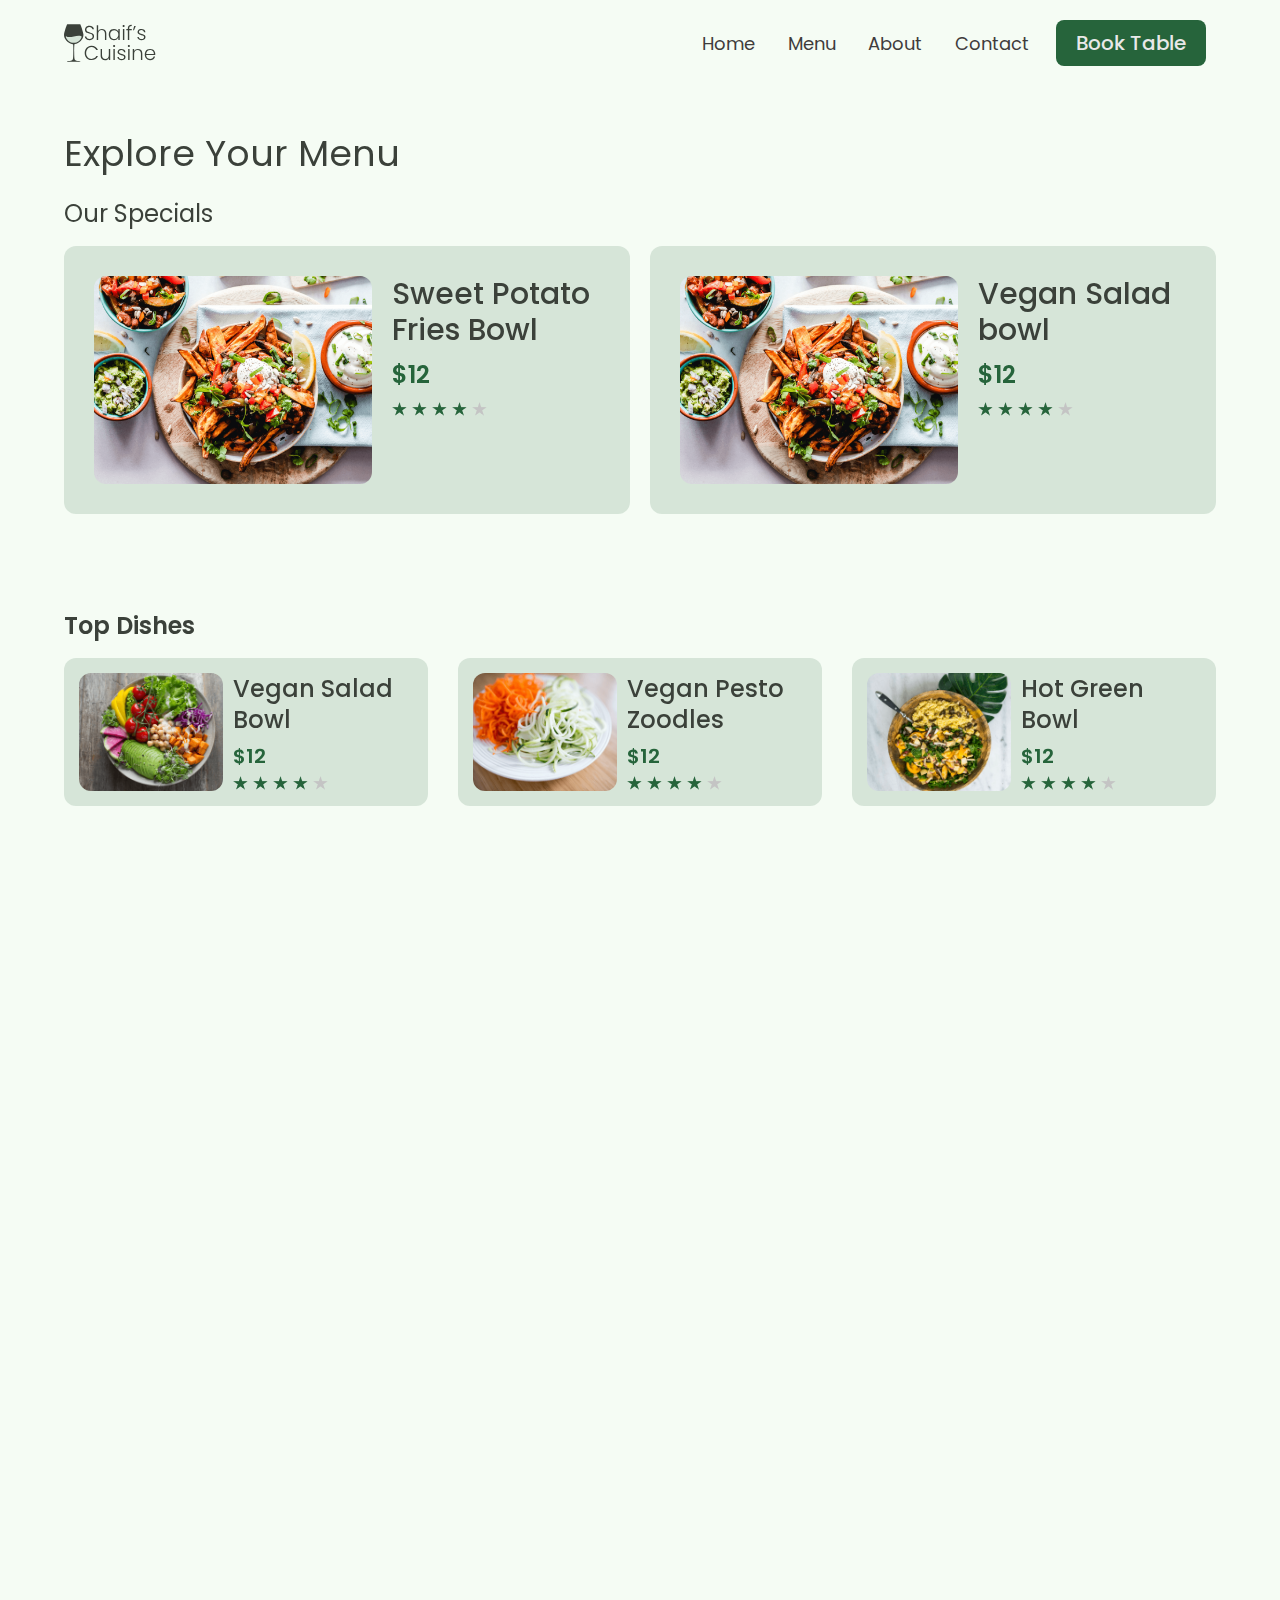
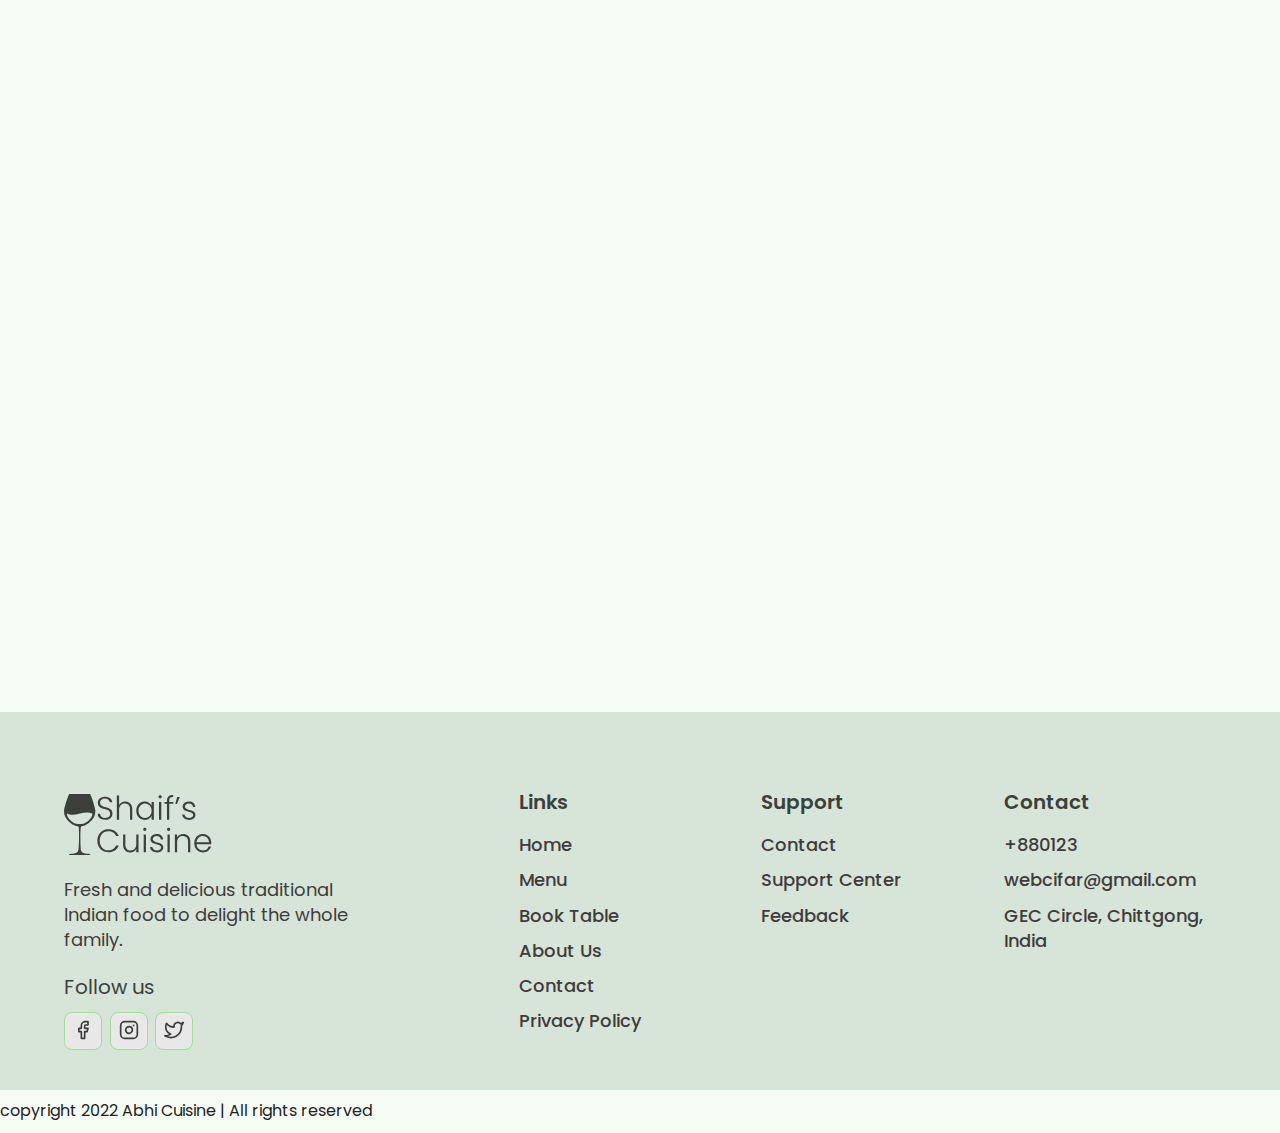
<file: menu.html>
<!DOCTYPE html>
<html lang="en">
  <head>
    <meta charset="UTF-8" />
    <meta http-equiv="X-UA-Compatible" content="IE=edge" />
    <meta name="viewport" content="width=device-width, initial-scale=1.0" />
    <title>Menu | Abhi Cuisine</title>
    <link rel="stylesheet" href="./reset.css" />
    <link rel="stylesheet" href="./globalStyles.css" />
    <link rel="stylesheet" href="./components.css" />
    <link rel="stylesheet" href="./menu.css" />
    <link rel="stylesheet" href="https://unpkg.com/aos@next/dist/aos.css" />
  </head>
  <body>
    <!-- Nav Section -->
    <div class="nav">
      <div class="container">
        <div class="nav__wrapper">
          <a href="./index.html" class="logo">
            <img src="./images/logo.svg" alt="logo" />
          </a>
          <nav>
            <div class="nav__icon">
              <svg
                xmlns="http://www.w3.org/2000/svg"
                width="24"
                height="24"
                viewBox="0 0 24 24"
                fill="none"
                stroke="currentColor"
                stroke-width="2"
                stroke-linecap="round"
                stroke-linejoin="round"
              >
                <line x1="3" y1="12" x2="21" y2="12" />
                <line x1="3" y1="6" x2="21" y2="6" />
                <line x1="3" y1="18" x2="21" y2="18" />
              </svg>
            </div>
            <div class="nav__bgOverlay"></div>
            <ul class="nav__list">
              <div class="nav__close">
                <svg
                  xmlns="http://www.w3.org/2000/svg"
                  width="24"
                  height="24"
                  viewBox="0 0 24 24"
                  fill="none"
                  stroke="currentColor"
                  stroke-width="2"
                  stroke-linecap="round"
                  stroke-linejoin="round"
                >
                  <line x1="18" y1="6" x2="6" y2="18" />
                  <line x1="6" y1="6" x2="18" y2="18" />
                </svg>
              </div>
              <div class="nav__list__wrapper">
                <li><a href="./index.html" class="nav__link">Home</a></li>
                <li><a href="./menu.html" class="nav__link">Menu</a></li>
                <li><a href="./about.html" class="nav__link">About</a></li>
                <li>
                  <a href="./contact.html" class="nav__link">Contact</a>
                </li>
                <li>
                  <a href="./booking.html" class="btn primary-btn"
                    >Book Table</a
                  >
                </li>
              </div>
            </ul>
          </nav>
        </div>
      </div>
    </div>

    <!-- End of Nav -->

    <!-- Page title -->

    <section id="page__title" data-aos="fade-up">
      <div class="container">
        <h2 class="page__title__text">Explore Your Menu</h2>
      </div>
    </section>

    <!-- End Page title -->

    <!-- Our Specials Section -->

    <section id="ourSpecials" data-aos="fade-up">
      <div class="container">
        <h3 class="ourSpecials__title">Our Specials</h3>
        <div class="ourSpecials__wrapper">
          <div class="ourSpecials__item">
            <div class="ourSpecials__item__img">
              <img src="./images/food-3.png" alt="food" />
            </div>
            <div class="ourSpecials__item__info">
              <h3 class="ourSpecials__item__title">Sweet Potato Fries Bowl</h3>
              <h4 class="ourSpecials__item__price">$12</h4>
              <div class="ourSpecials__item__stars">
                <img src="./images/3star.png" alt="stars" />
              </div>
            </div>
          </div>
          <div class="ourSpecials__item">
            <div class="ourSpecials__item__img">
              <img src="./images/food-3.png" alt="food" />
            </div>
            <div class="ourSpecials__item__info">
              <h3 class="ourSpecials__item__title">Vegan Salad bowl</h3>
              <h4 class="ourSpecials__item__price">$12</h4>
              <div class="ourSpecials__item__stars">
                <img src="./images/3star.png" alt="stars" />
              </div>
            </div>
          </div>
        </div>
      </div>
    </section>

    <!-- End Our Specials Section -->

    <!-- Top Dishes Section -->

    <section id="dishGrid" data-aos="fade-down">
      <div class="container">
        <h2 class="dishGrid__title">Top Dishes</h2>
        <div class="dishGrid__wrapper">
          <div class="dishGrid__item">
            <div class="dishGrid__item__img">
              <img src="./images/food-1.png" alt="food img" />
            </div>
            <div class="dishGrid__item__info">
              <h3 class="dishGrid__item__title">Vegan Salad Bowl</h3>
              <h3 class="dishGrid__item__price">$12</h3>
              <div class="dishGrid__item__stars">
                <img src="./images/3star.png" alt="Stars Img" />
              </div>
            </div>
          </div>
          <div class="dishGrid__item">
            <div class="dishGrid__item__img">
              <img src="./images/food-2.png" alt="food img" />
            </div>
            <div class="dishGrid__item__info">
              <h3 class="dishGrid__item__title">Vegan Pesto Zoodles</h3>
              <h3 class="dishGrid__item__price">$12</h3>
              <div class="dishGrid__item__stars">
                <img src="./images/3star.png" alt="Stars Img" />
              </div>
            </div>
          </div>
          <div class="dishGrid__item">
            <div class="dishGrid__item__img">
              <img src="./images/food-7.png" alt="food img" />
            </div>
            <div class="dishGrid__item__info">
              <h3 class="dishGrid__item__title">Hot Green Bowl</h3>
              <h3 class="dishGrid__item__price">$12</h3>
              <div class="dishGrid__item__stars">
                <img src="./images/3star.png" alt="Stars Img" />
              </div>
            </div>
          </div>
        </div>
      </div>
    </section>

    <!-- End Top Dishes -->

    <!-- BreakFast Section -->

    <section id="dishGrid" data-aos="fade-up">
      <div class="container">
        <h2 class="dishGrid__title">BreakFast</h2>
        <div class="dishGrid__wrapper">
          <div class="dishGrid__item">
            <div class="dishGrid__item__img">
              <img src="./images/food-1.png" alt="food img" />
            </div>
            <div class="dishGrid__item__info">
              <h3 class="dishGrid__item__title">Vegan Salad Bowl</h3>
              <h3 class="dishGrid__item__price">$12</h3>
              <div class="dishGrid__item__stars">
                <img src="./images/3star.png" alt="Stars Img" />
              </div>
            </div>
          </div>
          <div class="dishGrid__item">
            <div class="dishGrid__item__img">
              <img src="./images/food-2.png" alt="food img" />
            </div>
            <div class="dishGrid__item__info">
              <h3 class="dishGrid__item__title">Vegan Pesto Zoodles</h3>
              <h3 class="dishGrid__item__price">$12</h3>
              <div class="dishGrid__item__stars">
                <img src="./images/3star.png" alt="Stars Img" />
              </div>
            </div>
          </div>
          <div class="dishGrid__item">
            <div class="dishGrid__item__img">
              <img src="./images/food-7.png" alt="food img" />
            </div>
            <div class="dishGrid__item__info">
              <h3 class="dishGrid__item__title">Hot Green Bowl</h3>
              <h3 class="dishGrid__item__price">$12</h3>
              <div class="dishGrid__item__stars">
                <img src="./images/3star.png" alt="Stars Img" />
              </div>
            </div>
          </div>
          <div class="dishGrid__item">
            <div class="dishGrid__item__img">
              <img src="./images/food-7.png" alt="food img" />
            </div>
            <div class="dishGrid__item__info">
              <h3 class="dishGrid__item__title">Hot Green Bowl</h3>
              <h3 class="dishGrid__item__price">$12</h3>
              <div class="dishGrid__item__stars">
                <img src="./images/3star.png" alt="Stars Img" />
              </div>
            </div>
          </div>
          <div class="dishGrid__item">
            <div class="dishGrid__item__img">
              <img src="./images/food-7.png" alt="food img" />
            </div>
            <div class="dishGrid__item__info">
              <h3 class="dishGrid__item__title">Hot Green Bowl</h3>
              <h3 class="dishGrid__item__price">$12</h3>
              <div class="dishGrid__item__stars">
                <img src="./images/3star.png" alt="Stars Img" />
              </div>
            </div>
          </div>
        </div>
      </div>
    </section>

    <!-- End BreakFast Section -->

    <!-- Lunch Section -->

    <section id="dishGrid" data-aos="fade-up">
      <div class="container">
        <h2 class="dishGrid__title">Lunch</h2>
        <div class="dishGrid__wrapper">
          <div class="dishGrid__item">
            <div class="dishGrid__item__img">
              <img src="./images/food-1.png" alt="food img" />
            </div>
            <div class="dishGrid__item__info">
              <h3 class="dishGrid__item__title">Vegan Salad Bowl</h3>
              <h3 class="dishGrid__item__price">$12</h3>
              <div class="dishGrid__item__stars">
                <img src="./images/3star.png" alt="Stars Img" />
              </div>
            </div>
          </div>
          <div class="dishGrid__item">
            <div class="dishGrid__item__img">
              <img src="./images/food-2.png" alt="food img" />
            </div>
            <div class="dishGrid__item__info">
              <h3 class="dishGrid__item__title">Vegan Pesto Zoodles</h3>
              <h3 class="dishGrid__item__price">$12</h3>
              <div class="dishGrid__item__stars">
                <img src="./images/3star.png" alt="Stars Img" />
              </div>
            </div>
          </div>
          <div class="dishGrid__item">
            <div class="dishGrid__item__img">
              <img src="./images/food-7.png" alt="food img" />
            </div>
            <div class="dishGrid__item__info">
              <h3 class="dishGrid__item__title">Hot Green Bowl</h3>
              <h3 class="dishGrid__item__price">$12</h3>
              <div class="dishGrid__item__stars">
                <img src="./images/3star.png" alt="Stars Img" />
              </div>
            </div>
          </div>
          <div class="dishGrid__item">
            <div class="dishGrid__item__img">
              <img src="./images/food-7.png" alt="food img" />
            </div>
            <div class="dishGrid__item__info">
              <h3 class="dishGrid__item__title">Hot Green Bowl</h3>
              <h3 class="dishGrid__item__price">$12</h3>
              <div class="dishGrid__item__stars">
                <img src="./images/3star.png" alt="Stars Img" />
              </div>
            </div>
          </div>
          <div class="dishGrid__item">
            <div class="dishGrid__item__img">
              <img src="./images/food-7.png" alt="food img" />
            </div>
            <div class="dishGrid__item__info">
              <h3 class="dishGrid__item__title">Hot Green Bowl</h3>
              <h3 class="dishGrid__item__price">$12</h3>
              <div class="dishGrid__item__stars">
                <img src="./images/3star.png" alt="Stars Img" />
              </div>
            </div>
          </div>
        </div>
      </div>
    </section>

    <!-- End lunch Section -->

    <!-- Dinner Section -->

    <section id="dishGrid" data-aos="fade-up">
      <div class="container">
        <h2 class="dishGrid__title">Dinner</h2>
        <div class="dishGrid__wrapper">
          <div class="dishGrid__item">
            <div class="dishGrid__item__img">
              <img src="./images/food-1.png" alt="food img" />
            </div>
            <div class="dishGrid__item__info">
              <h3 class="dishGrid__item__title">Vegan Salad Bowl</h3>
              <h3 class="dishGrid__item__price">$12</h3>
              <div class="dishGrid__item__stars">
                <img src="./images/3star.png" alt="Stars Img" />
              </div>
            </div>
          </div>
          <div class="dishGrid__item">
            <div class="dishGrid__item__img">
              <img src="./images/food-2.png" alt="food img" />
            </div>
            <div class="dishGrid__item__info">
              <h3 class="dishGrid__item__title">Vegan Pesto Zoodles</h3>
              <h3 class="dishGrid__item__price">$12</h3>
              <div class="dishGrid__item__stars">
                <img src="./images/3star.png" alt="Stars Img" />
              </div>
            </div>
          </div>
          <div class="dishGrid__item">
            <div class="dishGrid__item__img">
              <img src="./images/food-7.png" alt="food img" />
            </div>
            <div class="dishGrid__item__info">
              <h3 class="dishGrid__item__title">Hot Green Bowl</h3>
              <h3 class="dishGrid__item__price">$12</h3>
              <div class="dishGrid__item__stars">
                <img src="./images/3star.png" alt="Stars Img" />
              </div>
            </div>
          </div>
          <div class="dishGrid__item">
            <div class="dishGrid__item__img">
              <img src="./images/food-7.png" alt="food img" />
            </div>
            <div class="dishGrid__item__info">
              <h3 class="dishGrid__item__title">Hot Green Bowl</h3>
              <h3 class="dishGrid__item__price">$12</h3>
              <div class="dishGrid__item__stars">
                <img src="./images/3star.png" alt="Stars Img" />
              </div>
            </div>
          </div>
          <div class="dishGrid__item">
            <div class="dishGrid__item__img">
              <img src="./images/food-7.png" alt="food img" />
            </div>
            <div class="dishGrid__item__info">
              <h3 class="dishGrid__item__title">Hot Green Bowl</h3>
              <h3 class="dishGrid__item__price">$12</h3>
              <div class="dishGrid__item__stars">
                <img src="./images/3star.png" alt="Stars Img" />
              </div>
            </div>
          </div>
        </div>
      </div>
    </section>

    <!-- End Dinner Section -->

    <!-- Footer -->
    <footer>
      <div class="container">
        <div class="footer__wrapper">
          <div class="footer__col1">
            <div class="footer__logo">
              <img src="./images/logo.svg" alt="logo" />
            </div>
            <p class="footer__des">
              Fresh and delicious traditional Indian food to delight the whole
              family.
            </p>
            <div class="footer__socials">
              <h4 class="footer__socials__title">Follow us</h4>
              <ol>
                <li>
                  <a href="#">
                    <svg
                      xmlns="http://www.w3.org/2000/svg"
                      width="24"
                      height="24"
                      viewBox="0 0 24 24"
                      fill="none"
                      stroke="currentColor"
                      stroke-width="2"
                      stroke-linecap="round"
                      stroke-linejoin="round"
                    >
                      <path
                        d="M18 2h-3a5 5 0 0 0-5 5v3H7v4h3v8h4v-8h3l1-4h-4V7a1 1 0 0 1 1-1h3z"
                      />
                    </svg>
                  </a>
                </li>
                <li>
                  <a href="#">
                    <svg
                      xmlns="http://www.w3.org/2000/svg"
                      width="24"
                      height="24"
                      viewBox="0 0 24 24"
                      fill="none"
                      stroke="currentColor"
                      stroke-width="2"
                      stroke-linecap="round"
                      stroke-linejoin="round"
                    >
                      <rect x="2" y="2" width="20" height="20" rx="5" ry="5" />
                      <path
                        d="M16 11.37A4 4 0 1 1 12.63 8 4 4 0 0 1 16 11.37z"
                      />
                      <line x1="17.5" y1="6.5" x2="17.51" y2="6.5" />
                    </svg>
                  </a>
                </li>
                <li>
                  <a href="#">
                    <svg
                      xmlns="http://www.w3.org/2000/svg"
                      width="24"
                      height="24"
                      viewBox="0 0 24 24"
                      fill="none"
                      stroke="currentColor"
                      stroke-width="2"
                      stroke-linecap="round"
                      stroke-linejoin="round"
                    >
                      <path
                        d="M23 3a10.9 10.9 0 0 1-3.14 1.53 4.48 4.48 0 0 0-7.86 3v1A10.66 10.66 0 0 1 3 4s-4 9 5 13a11.64 11.64 0 0 1-7 2c9 5 20 0 20-11.5a4.5 4.5 0 0 0-.08-.83A7.72 7.72 0 0 0 23 3z"
                      />
                    </svg>
                  </a>
                </li>
              </ol>
            </div>
          </div>
          <div class="footer__col2">
            <h3 class="footer__text__title">Links</h3>
            <ol class="footer__text">
              <li>
                <a href="./index.html">Home</a>
              </li>
              <li>
                <a href="./menu.html">Menu</a>
              </li>
              <li>
                <a href="./booking.html">Book Table</a>
              </li>
              <li>
                <a href="./about.html">About Us</a>
              </li>
              <li>
                <a href="./contact.html">Contact</a>
              </li>
              <li>
                <a href="#">Privacy Policy</a>
              </li>
            </ol>
          </div>
          <div class="footer__col3">
            <h3 class="footer__text__title">Support</h3>
            <ol class="footer__text">
              <li>
                <a href="./contact.html">Contact</a>
              </li>
              <li>
                <a href="#">Support Center</a>
              </li>
              <li>
                <a href="#">Feedback</a>
              </li>
            </ol>
          </div>
          <div class="footer__col4">
            <h3 class="footer__text__title">Contact</h3>
            <ol class="footer__text">
              <li>
                <a href="#">+880123</a>
              </li>
              <li>
                <a href="#">webcifar@gmail.com</a>
              </li>
              <li>
                <a href="#">GEC Circle, Chittgong, India</a>
              </li>
            </ol>
          </div>
        </div>
      </div>
    </footer>
    <div id="copyright">
      <dov class="container">
        <p class="copyright__text">
          copyright 2022 Abhi Cuisine | All rights reserved
        </p>
      </dov>
    </div>
    <!-- End Footer -->
    <script src="https://unpkg.com/aos@next/dist/aos.js"></script>
    <!-- custom script -->
    <script src="./main.js"></script>
  </body>
</html>
</file>
<file: globalStyles.css>
@import url("https://fonts.googleapis.com/css2?family=Poppins:wght@500;600&family=Raleway:wght@400;500;600&display=swap");

html {
  font-size: 10px;
  overflow-x: hidden;
}

:root {
  --green-1: #26643b;
  --green-2: #a2de96;
  --lightGreen-1: #d6e5d8;
  --lightGreen-2: #f5fcf4;
  --black-1: #3b413a;
  --black-2: #3f3c3c;
  --black-3: #5b6359;
  --white-1: #e8e8e8;
}

body {
  background-color: var(--lightGreen-2);
  overflow-x: hidden;
}

section {
  padding: 100px 0;
}

@media only screen and (max-width: 768px) {
  section {
    padding: 50px 0;
  }
}

.container {
  max-width: 1200px;
  width: 90%;
  margin: 0 auto;
}

img {
  width: 100%;
  height: 100%;
  object-fit: contain;
}

h1,
h2,
h3,
h4 {
  font-family: "Poppins", sans-serif;
}

p {
  font-family: "Poppins", sans-serif;
  font-weight: 400;
  line-height: 1.4em;
  font-size: 1.8rem;
}

a {
  display: inline-block;
  text-decoration: none;
}
</file>
<file: components.css>
/* nav style */

.nav {
  padding: 2rem 0;
}

.nav__icon,
.nav__close,
.nav__bgOverlay {
  display: none;
}

.nav__wrapper {
  display: flex;
  justify-content: space-between;
}

.nav__list li {
  display: inline-block;
  margin: 0 1rem;
}

.nav__list .nav__link {
  font-size: 1.8rem;
  font-family: "Poppins";
  color: var(--black-2);
  padding: 0.5rem;
}

.nav__list li:hover .nav__link {
  color: var(--green-1);
}

@media only screen and (max-width: 768px) {
  .nav {
    position: relative;
  }

  .nav__icon {
    display: block;
  }

  .nav__icon svg,
  .nav__close svg {
    pointer-events: none;
    height: 30px;
    width: 30px;
  }

  .nav__close {
    display: block;
    position: absolute;
    color: var(--black-1);
    right: 1rem;
    top: 1rem;
    cursor: pointer;
  }

  .nav__list {
    z-index: 1000;
    position: absolute;
    left: 100%;
    top: 0;
    height: 100vh;
    width: 80%;
    background: var(--lightGreen-1);
    display: flex;
    align-items: center;
    justify-content: flex-end;
    padding-right: 2rem;
    transform: translate(0);
    overflow: hidden;
    transition: 0.3s ease-in transform;
  }

  .nav__list.show {
    transform: translate(-100%);
  }

  .nav__list li {
    display: block;
    text-align: right;
    margin-bottom: 2rem;
  }

  .nav__list a {
    font-size: 1.6rem;
  }

  .nav__bgOverlay {
    position: absoulte;
    left: 0;
    top: 0;
    z-index: 1000;
    height: 100vh;
    width: 100%;
    background: rgba(18, 24, 14, 0.808);
    display: none;
  }

  .nav__bgOverlay.active {
    display: block;
  }
}

/* Global Button Style */

.btn {
  color: var(--green-1);
  font-family: Poppins;
  font-weight: 500;
  border-radius: 8px;
  font-size: 1.4rem;
  padding: 1.2rem;
}

.primary-btn {
  color: var(--white-1);
  background: var(--green-1);
}

@media only screen and (min-width: 768px) {
  .btn {
    padding: 1.3rem 2rem;
    font-size: 2rem;
  }
}

/* Footer Styles */

footer {
  background-color: var(--lightGreen-1);
  padding-top: 5rem;
  padding-bottom: 2rem;
}

.footer__wrapper {
  display: flex;
  flex-direction: column;
  gap: 3rem;
}

.footer__logo {
  width: 150px;
  margin-bottom: 2rem;
}

.footer__des {
  font-size: 1.4rem;
  color: var(--black-2);
  margin-bottom: 2rem;
}

.footer__socials__title {
  font-size: 1.8rem;
  color: var(--black-1);
  margin-bottom: 1rem;
}

.footer__socials li {
  display: inline-block;
  margin-right: 0.5rem;
}

.footer__socials a {
  padding: 0.5rem 0.8rem;
  background-color: var(--white-1);
  border: 1px solid var(--green-2);
  border-radius: 8px;
}

.footer__socials svg {
  width: 20px;
  color: var(--black-2);
}

.footer__text__title {
  font-size: 1.8rem;
  margin-bottom: 1rem;
  color: var(--black-1);
  font-weight: 600;
}

.footer__text a {
  font-size: 1.4rem;
  margin-bottom: 0.5rem;
  color: var(--black-2);
  font-family: Poppins;
  font-weight: 500;
  line-height: 1.4em;
}

@media only screen and (min-width: 768px) {
  footer {
    padding-top: 8rem;
    padding-bottom: 4rem;
  }

  .footer__wrapper {
    flex-direction: row;
  }

  .footer__col1 {
    flex: 4;
    /* flex-direction: row; */
  }

  .footer__col2,
  .footer__col3,
  .footer__col4 {
    flex: 2;
    /* flex-direction: row; */
  }

  .footer__des {
    max-width: 300px;
    font-size: 1.8rem;
    margin-bottom: 2.5rem;
  }

  .footer__socials__title {
    font-size: 2rem;
    margin-bottom: 1.5rem;
  }

  .footer__text__title {
    font-size: 2rem;
    margin-bottom: 2rem;
  }

  .footer__text a {
    font-size: 1.8rem;
    margin-bottom: 1rem;
  }
}

#copyright {
  padding: 1rem 0;
}

.copyright__text {
  font-size: 1.4rem;
  text-align: center;
}

@media only screen and (min-width: 768px) {
  .copyright__text {
    font-size: 1.6rem;
    text-align: left;
  }
}

/* StoreInfo Styles */

.storeInfo__wrapper {
  display: flex;
  align-items: stretch;
  justify-content: center;
  flex-wrap: wrap;
  gap: 1rem;
}

.storeInfo__item {
  background-color: var(--lightGreen-1);
  padding: 20px 30px;
  text-align: center;
  border-radius: 12px;
  width: 150px;
}

.storeInfo__icon {
  width: 30px;
  margin: 0 auto;
  margin-bottom: 1.5rem;
}

.storeInfo__title {
  font-size: 1.4rem;
  font-family: Poppins;
  font-weight: 500;
  margin-bottom: 0.5rem;
  color: var(--black-1);
}

.storeInfo__text {
  font-size: 1.4rem;
  font-family: Raleway;
  color: var(--black-2);
}

@media only screen and (min-width: 768px) {
  .storeInfo__wrapper {
    gap: 2rem;
  }

  .storeInfo__item {
    min-width: 200px;
    padding: 40px 0;
  }

  .storeInfo__icon {
    width: 47px;
    margin-bottom: 2.5rem;
  }

  .storeInfo__title {
    font-size: 1.8rem;
    margin-bottom: 1rem;
  }

  .storeInfo__text {
    font-size: 1.6rem;
  }
}

/* Dish Grid Styles */

.dishGrid__title {
  font-size: 1.8rem;
  margin-bottom: 2rem;
  font-weight: 600;
  color: var(--black-1);
}

.dishGrid__wrapper {
  display: grid;
  grid-template-columns: repeat(auto-fit, minmax(140px, 1fr));
  gap: 1rem;
}

.dishGrid__item {
  display: flex;
  flex-direction: column;
  background-color: var(--lightGreen-1);
  padding: 0.5rem;
  gap: 0.5rem;
  border-radius: 12px;
}

.dishGrid__item__img {
  flex: 4;
}

.dishGrid__item__info {
  flex: 5;
}

.dishGrid__item__img img {
  object-fit: cover;
  border-radius: 12px;
}

.dishGrid__item__title {
  font-size: 1.4rem;
  line-height: 1.3em;
  font-weight: 500;
  color: var(--black-1);
  margin-bottom: 0.5rem;
}

.dishGrid__item__price {
  font-size: 1.4rem;
  color: var(--green-1);
  font-weight: 600;
  margin-bottom: 0.5rem;
}

.dishGrid__item__stars {
  max-height: 15px;
  width: max-content;
}

@media only screen and (min-width: 768px) {
  .dishGrid__title {
    font-size: 2.4rem;
  }

  .dishGrid__wrapper {
    grid-template-columns: repeat(auto-fit, minmax(350px, 1fr));
    gap: 3rem;
  }

  .dishGrid__item {
    flex-direction: row;
    padding: 1.5rem;
    gap: 1rem;
  }

  .dishGrid__item__title {
    font-size: 2.4rem;
    margin-bottom: 1rem;
  }

  .dishGrid__item__price {
    font-size: 2rem;
    margin-bottom: 1rem;
  }
}

/* form styles */

#form {
  padding: 5rem 0;
}

.form__title {
  font-size: 1.8rem;
  color: var(--black-1);
  font-weight: 600;
}

.form__wrapper {
  padding: 3rem 0;
}

.form__wrapper form {
  display: grid;
  grid-template-columns: 1fr;
  gap: 2rem;
}

.form__group label {
  font-size: 1.6rem;
  color: var(--black-2);
  font-weight: 500;
  font-family: Poppins;
}

.form__group input,
.form__group textarea,
.form__group select {
  width: 100%;
  border: none;
  background-color: var(--lightGreen-1);
  font-size: 1.4rem;
  font-family: Raleway;
  font-weight: 600;
  padding: 1.5rem;
  border-radius: 8px;
  margin-top: 0.5rem;
  color: var(--black-2);
}

.form__group textarea {
  resize: vertical;
}

.form__wrapper button[type="submit"] {
  width: max-content;
  border: none;
  padding: 1rem 4rem;
  font-weight: 500;
  letter-spacing: 0.1rem;
}

@media only screen and (min-width: 768px) {
  .form__title {
    font-size: 3.6rem;
  }

  .form__wrapper {
    padding: 5rem 0;
  }

  .form__wrapper form {
    grid-template-columns: 1fr 1fr;
  }

  .form__group__full {
    grid-column: 1/3;
  }

  .form__group label {
    font-size: 1.8rem;
  }

  .form__group input,
  .form__group textarea,
  .form__group select {
    font-size: 1.8rem;
    padding: 2rem;
    margin-top: 1.5rem;
  }
}
</file>
<file: home.css>
.hero__wrapper {
  display: flex;
  align-items: center;
  justify-content: center;
  flex-direction: column-reverse;
  gap: 5rem;
}

.hero__left__wrapper {
  max-width: 360px;
}

.hero__imgWrapper {
  max-width: 400px;
  width: 80%;
  margin: 0 auto;
}

.hero__heading {
  font-family: Poppins;
  font-weight: 600;
  /* line-height: 1.4rem; */
  text-align: center;
  font-size: 1.8rem;
  margin-bottom: 1.5rem;
  color: var(--black-1);
}

.hero__info {
  text-align: center;
  font-size: 1.4rem;
  margin-bottom: 1.5rem;
  color: var(--black-2);
}

.button__wrapper {
  text-align: center;
}

@media only screen and (min-width: 768px) {
  .hero__wrapper {
    flex-direction: row;
  }

  .hero__left {
    flex: 3;
  }

  .hero__right {
    flex: 4;
  }

  .hero__heading {
    font-size: 3.6rem;
    margin-bottom: 2rem;
    text-align: left;
  }

  .hero__info {
    margin-bottom: 2rem;
    text-align: left;
    font-size: 1.8rem;
  }

  .button__wrapper {
    text-align: left;
  }

  .hero__imgWrapper {
    max-width: none;
    width: 90%;
  }
}

/* our specials section styles */

#ourSpecials {
  padding-top: 10rem;
}

.ourSpecials__wrapper {
  display: flex;
  flex-direction: column;
  gap: 3rem;
}

.ourSpecials__left {
  display: flex;
  gap: 1rem;
}

.ourSpecials__item {
  background-color: var(--lightGreen-1);
  padding: 1.2rem;
  padding-top: 5rem;
  border-radius: 12px;
  /* width: 45%; */
  margin: 0 auto;
}

.ourSpecials__item__img {
  margin-top: calc(-50% - 2rem);
  margin-bottom: 2rem;
  border-radius: 12px;
  height: 150px;
  overflow: hidden;
}

.ourSpecials__item__img img {
  object-fit: cover;
}

.ourSpecials__item__title {
  font-size: 1.4rem;
  color: var(--black-1);
  font-weight: 600;
  margin-bottom: 1rem;
}

.ourSpecials__item__price {
  color: var(--green-1);
  font-size: 1.4rem;
  font-weight: 600;
  margin-bottom: 1rem;
}

.ourSpecials__item__stars {
  height: 1.4rem;
  width: max-content;
  margin-bottom: 1rem;
}

.ourSpecials__item__text {
  font-size: 1.4rem;
  color: var(--black-2);
  font-weight: 500;
}

.ourSpecials__title {
  font-size: 1.8rem;
  color: var(--black-1);
  margin-bottom: 1.5rem;
}

.ourSpecials__text {
  font-size: 1.4rem;
  color: var(--black-2);
  margin-bottom: 1rem;
}

@media only screen and (min-width: 768px) {
  #ourSpecials {
    padding-top: 15rem;
  }

  #ourSpecials .container {
    max-width: 900px;
  }

  .ourSpecials__wrapper {
    flex-direction: row;
  }

  .ourSpecials__right {
    flex: 2;
  }

  .ourSpecials__left {
    flex: 4;
    gap: 2rem;
  }

  .ourSpecials__item {
    padding: 2rem;
    width: 45%;
  }

  .ourSpecials__item__title {
    font-size: 2.4rem;
    line-height: 3rem;
    margin-bottom: 1.5rem;
  }

  .ourSpecials__item__price {
    font-size: 1.8rem;
    margin-bottom: 1rem;
  }

  .ourSpecials__item__stars {
    margin-bottom: 2rem;
  }

  .ourSpecials__item__text {
    font-size: 1.6rem;
  }

  .ourSpecials__title {
    font-size: 3.6rem;
    margin-bottom: 1.5rem;
  }

  .ourSpecials__text {
    font-size: 1.8rem;
    margin-bottom: 1.5rem;
  }
}

@media only screen and (max-width: 360px) {
  .ourSpecials__left {
    flex-wrap: wrap;
    gap: 10rem;
  }

  .ourSpecials__item {
    width: 100%;
  }
}

/* Discount Styles */

.discount__wrapper {
  display: flex;
  flex-direction: column;
  padding: 1.5rem;
  border-radius: 12px;
  background: var(--lightGreen-1) url(./images/discount-illustration.png)
    no-repeat bottom right / 100px;
}

.discount__images {
  display: flex;
  gap: 1rem;
  width: 100%;
  margin-bottom: 2rem;
}

.discount__img1 {
  flex: 2;
}

.discount__img2 {
  flex: 3;
}

.discount__images img {
  object-fit: cover;
  border-radius: 12px;
}

.discount__text {
  font-size: 1.4rem;
  font-weight: 900;
  color: var(--green-1);
  margin-bottom: 0.5rem;
}

.discount__title {
  font-size: 1.8rem;
  color: var(--black-1);
  font-weight: 600;
  margin-bottom: 1rem;
}

.discount__price {
  font-size: 1.4rem;
  font-weight: 600;
  display: flex;
  gap: 1rem;
  margin-bottom: 1rem;
}

.discount__oldPrice {
  color: var(--black-2);
  text-decoration: line-through;
}

.discount__newPrice {
  color: var(--green-1);
}

.discount__stars {
  width: max-content;
  height: 15px;
  margin-bottom: 1rem;
}

@media only screen and (max-width: 1000px) {
  .discount__wrapper {
    gap: 3rem;
  }
  .discount__img3 {
    display: none;
  }
}

@media only screen and (min-width: 768px) {
  .discount__wrapper {
    flex-direction: row;
    gap: 4rem;
    padding: 2rem;
    align-items: center;
    background-size: 150px;
    margin: 0 auto;
  }

  .discount__images {
    flex: 5;
    margin-bottom: 0;
    gap: 2rem;
  }

  .discount__img1,
  .discount__img2,
  .discount__img3 {
    flex: 1;
    height: 350px;
  }

  .discount__info {
    flex: 3;
  }

  .discount__text {
    font-size: 2.4rem;
  }

  .discount__title {
    font-size: 3.6rem;
    margin-bottom: 1.5rem;
  }

  .discount__price {
    font-size: 2.4rem;
  }

  .discount__stars {
    height: 20px;
    margin-bottom: 2rem;
  }
}

/* Events Media Section Style */

.eventsMedia__wrapper {
  display: flex;
  gap: 1rem;
}

.eventsMedia__1 {
  position: relative;
}

.eventsMedia__1__playButton {
  display: inline-block;
  position: absolute;
  left: 50%;
  top: 50%;
  transform: translate(-50%, -50%);
  max-width: 50px;
}

@media only screen and (min-width: 768px) {
  .eventsMedia__wrapper {
    gap: 2rem;
  }

  .eventsMedia__1__playButton {
    max-width: 100px;
  }
}

/* Events Info Section Style */

#eventsInfo {
  padding: 0;
}

.eventsInfo__wrapper {
  display: flex;
  flex-direction: column;
  margin-bottom: 2rem;
}

.eventsInfo__item {
  display: flex;
  gap: 1rem;
  padding: 1rem;
  background-color: var(--lightGreen-1);
  margin-bottom: 1.5rem;
  border-radius: 12px;
}

.eventsInfo__item__img {
  border-radius: 12px;
  overflow: hidden;
  flex: 3;
}

.eventsInfo__item__info {
  flex: 4;
}

.eventsInfo__item__img img {
  object-fit: cover;
}

.eventsInfo__item__title {
  font-size: 1.4rem;
  margin-bottom: 1rem;
  color: var(--black-1);
}

.eventsInfo__item__text {
  font-size: 1.4rem;
  color: var(--black-2);
}

.eventsInfo__right {
  margin-top: 2rem;
  margin-bottom: 4rem;
}

.eventsInfo__title {
  font-size: 1.8rem;
  color: var(--black-1);
  margin-bottom: 1rem;
}

.eventsInfo__text {
  color: var(--black-2);
  font-size: 1.4rem;
  margin-bottom: 1rem;
}

@media only screen and (min-width: 768px) {
  .eventsInfo__wrapper {
    flex-direction: row;
    gap: 2rem;
  }

  .eventsInfo__left,
  .eventsInfo__right {
    flex: 1;
  }

  .eventsInfo__item {
    padding: 2rem;
    gap: 2rem;
    max-width: 500px;
    margin-bottom: 2rem;
  }

  .eventsInfo__item__title {
    font-size: 1.8rem;
  }

  .eventsInfo__item__text {
    font-size: 1.6rem;
  }

  .eventsInfo__title {
    font-size: 3.6rem;
  }

  .eventsInfo__text {
    max-width: 500px;
    font-size: 1.8rem;
    margin-bottom: 2rem;
  }
}

/* Why Us Section Styles */

.whyUs__wrapper {
  display: flex;
  align-items: center;
  justify-content: center;
  flex-direction: column;
  gap: 4rem;
}

.whyUs__left {
  text-align: center;
}

.whyUs__title {
  font-size: 1.8rem;
  font-weight: 500;
  font-family: Poppins;
  margin-bottom: 1rem;
  color: var(--black-1);
}

.whyUs__text {
  font-size: 1.4rem;
}

.whyUs__item__wrapper {
  display: grid;
  grid-template-columns: 1fr 1fr;
  gap: 1rem;
}

.whyUs__item {
  background-color: var(--lightGreen-1);
  padding: 2rem;
  border-radius: 12px;
  text-align: center;
}

.whyUs__item__icon {
  max-width: 56px;
  margin: 0 auto;
  margin-bottom: 1rem;
}

.whyUs__item__text {
  font-family: Poppins;
  font-size: 1.4rem;
  font-weight: 500;
  color: var(--black-1);
}

@media only screen and (min-width: 768px) {
  .whyUs__wrapper {
    flex-direction: row;
    max-width: 900px;
    margin: 0 auto;
  }

  .whyUs__left {
    flex: 4;
    text-align: left;
  }

  .whyUs__right {
    flex: 3;
  }

  .whyUs__title {
    font-size: 3.6rem;
    margin-bottom: 2rem;
  }

  .whyUs__text {
    font-size: 1.8rem;
    line-height: 1.4em;
  }

  .whyUs__item__wrapper {
    gap: 1.5rem;
  }

  .whyUs__item {
    padding: 2rem;
  }

  .whyUs__item__icon {
    max-width: 65px;
    margin-bottom: 1.5rem;
  }

  .whyUs__item__text {
    font-size: 1.8rem;
  }
}

/* Testimonial Section Styles */

.testimonial__wrapper {
  max-width: 400px;
  margin: 0 auto;
}

.testimonial__title {
  font-size: 1.8rem;
  margin-bottom: 3rem;
  text-align: center;
  text-transform: capitalize;
  color: var(--black-1);
}

.testimonial__items__wrapper {
  display: grid;
  grid-template-columns: 1fr;
  gap: 1rem;
}

.testimonial__item {
  padding: 1rem;
  display: flex;
  gap: 1rem;
  background-color: var(--lightGreen-1);
  border-radius: 12px;
}

.testimonial__item__info {
  flex: 4;
}

.testimonial__item__img {
  flex: 2;
  border-radius: 12px;
  overflow: hidden;
  height: 100%;
  width: 100%;
}

.testimonial__item__img img {
  object-fit: cover;
}

.testimonial__item__name {
  font-size: 1.4rem;
  /* font-family: poppins; */
  margin-bottom: 1rem;
  color: var(--black-1);
}

.testimonial__item__stars {
  max-height: 15px;
  width: max-content;
  margin-bottom: 1.5rem;
}

.testimonial__item__text {
  font-size: 1.4rem;
}

@media only screen and (min-width: 768px) {
  .testimonial__wrapper {
    max-width: 900px;
  }

  .testimonial__title {
    font-size: 3.6rem;
    margin-bottom: 5rem;
  }

  .testimonial__items__wrapper {
    grid-template-columns: 1fr 1fr;
    gap: 1rem;
  }

  .testimonial__item {
    padding: 2rem;
  }

  .testimonial__item__name {
    font-size: 1.8rem;
    margin-bottom: 1.5rem;
  }

  .testimonial__item__stars {
    margin-bottom: 2rem;
  }

  .testimonial__item__text {
    font-size: 1.6rem;
    line-height: 1.4em;
  }
}

@media only screen and (max-width: 360px) {
  .testimonial__item {
    flex-direction: column;
  }

  .testimonial__item__img,
  .testimonial__item__info {
    flex: auto;
  }
}

/* NewsLetter Section Styles  */

.newsletter__wrapper {
  display: flex;
  flex-direction: column;
  background-color: var(--green-2);
  padding: 1.5rem;
  border-radius: 8px;
  gap: 2rem;
}

.newsletter__title {
  font-size: 1.8rem;
  color: var(--black-1);
  font-weight: 600;
  margin-bottom: 1.3rem;
}

.newsletter__text {
  font-size: 1.4rem;
  color: var(--black-2);
  font-weight: 500;
}

.newsletter__form form {
  position: relative;
  width: 100%;
  border-radius: 8px;
  overflow: hidden;
}

.newsletter__form label {
  width: 100%;
}

.newsletter__form input {
  width: 100%;
  font-size: 1.4rem;
  padding: 1.5rem 1rem;
  border: none;
}

.newsletter__form input::placeholder {
  color: rgb(168, 166, 166);
}

.newsletter__form button[type="submit"] {
  background-color: var(--green-1);
  color: var(--white-1);
  border: none;
  font-size: 1.4rem;
  padding: 0 2rem;
  height: 100%;
  position: absolute;
  right: 0;
  top: 0;
}

@media only screen and (min-width: 768px) {
  .newsletter__wrapper {
    flex-direction: row;
    padding: 5rem;
    align-items: center;
  }

  .newsletter__form,
  .newsletter__info {
    flex: 1;
  }

  .newsletter__title {
    font-size: 3.6rem;
    margin-bottom: 2rem;
  }

  .newsletter__text {
    font-size: 1.8rem;
    max-width: 400px;
  }

  .newsletter__form {
    max-width: 450px;
    border-radius: 12px;
  }

  .newsletter__form input {
    font-size: 1.8rem;
    padding: 2rem;
  }

  .newsletter__form button[type="submit"] {
    font-size: 1.8rem;
    padding: 0 3rem;
  }
}
</file>
<file: about.css>
/* our story styles */

.ourStory__wrapper {
  display: flex;
  flex-direction: column;
  gap: 2rem;
}

.ourStory__title,
.ourGoals__title {
  font-size: 1.8rem;
  font-weight: 600;
  color: var(--black-1);
  margin-bottom: 1rem;
}

.ourStory__subtitle {
  font-size: 1.4rem;
  font-weight: 600;
  color: var(--black-1);
  margin-bottom: 2rem;
}

.ourStory__text,
.ourGoals__text {
  font-size: 1.4rem;
  line-height: 1.4em;
  color: var(--black-2);
}

@media only screen and (min-width: 768px) {
  .ourStory__wrapper {
    flex-direction: row;
    gap: 3rem;
  }

  .ourStory__img,
  .ourStory__info {
    flex: 1;
  }

  .ourStory__title,
  .ourGoals__title {
    font-size: 3.6rem;
  }

  .ourStory__subtitle {
    font-size: 1.8rem;
  }

  .ourStory__text,
  .ourGoals__text {
    font-size: 1.8rem;
    max-width: 800px;
  }
}

/* Our Goals Style */

.ourGoals__info {
  text-align: left;
  margin-bottom: 5rem;
}

.ourGoals__img__wrapper img {
  object-fit: cover;
}

.ourGoals__img__wrapper {
  max-width: 800px;
  margin: 0 auto;
  display: grid;
  grid-template-columns: 1fr 1fr;
  grid-template-rows: 1fr 1fr;
  gap: 1rem;
}

.ourStory__img1 {
  grid-row: 1/3;
}

@media only screen and (min-width: 768px) {
  .ourGoals__info {
    text-align: center;
  }

  .ourGoals__img__wrapper {
    gap: 1rem;
  }

  .ourGoals__text {
    margin: 0 auto;
  }
}
</file>
<file: menu.css>
/* Page title Styles */

#page__title {
  padding-top: 3rem;
  padding-bottom: 2rem;
}

.page__title__text {
  font-size: 2.2rem;
  color: var(--black-1);
}

@media only screen and (min-width: 768px) {
  #page__title {
    padding-top: 5rem;
    padding-bottom: 3rem;
  }

  .page__title__text {
    font-size: 3.6rem;
  }
}

/* Our Special Menu Styles */

#ourSpecials {
  padding: 0;
}

.ourSpecials__title {
  font-size: 1.4rem;
  color: var(--black-1);
  margin-bottom: 2rem;
}

.ourSpecials__wrapper {
  display: flex;
  gap: 1.5rem;
  flex-direction: column;
  max-width: 400px;
}

.ourSpecials__item {
  flex: 1;
  display: flex;
  gap: 2rem;
  background-color: var(--lightGreen-1);
  padding: 1.5rem;
  border-radius: 12px;
}

.ourSpecials__item__img,
.ourSpecials__item__info {
  flex: 1;
}

.ourSpecials__item__img {
  border-radius: 12px;
  overflow: hidden;
}

.ourSpecials__item__img img {
  object-fit: cover;
}

.ourSpecials__item__title {
  font-size: 2.5rem;
  font-weight: 500;
  margin-bottom: 1rem;
  color: var(--black-1);
  line-height: 1.2em;
}

.ourSpecials__item__price {
  font-size: 1.8rem;
  color: var(--green-1);
  font-weight: 600;
  margin-bottom: 1rem;
}

.ourSpecials__item__stars {
  width: max-content;
}

@media only screen and (min-width: 768px) {
  .ourSpecials__title {
    font-size: 2.4rem;
  }

  .ourSpecials__wrapper {
    flex-direction: row;
    gap: 2rem;
    max-width: none;
  }

  .ourSpecials__item {
    padding: 3rem;
    gap: 2rem;
  }

  .ourSpecials__item__title {
    font-size: 3rem;
    margin-bottom: 1.5rem;
  }

  .ourSpecials__item__price {
    font-size: 2.4rem;
    margin-bottom: 1.5rem;
  }
}

@media only screen and (min-width: 1100px) {
  .ourSpecials__item__img {
    flex: 4;
  }

  .ourSpecials__item__info {
    flex: 3;
  }
}

/* dish grid style */

#dishGrid {
  padding-bottom: 0;
}

#dishGrid:last-of-type {
  padding-bottom: 10rem;
}
</file>
